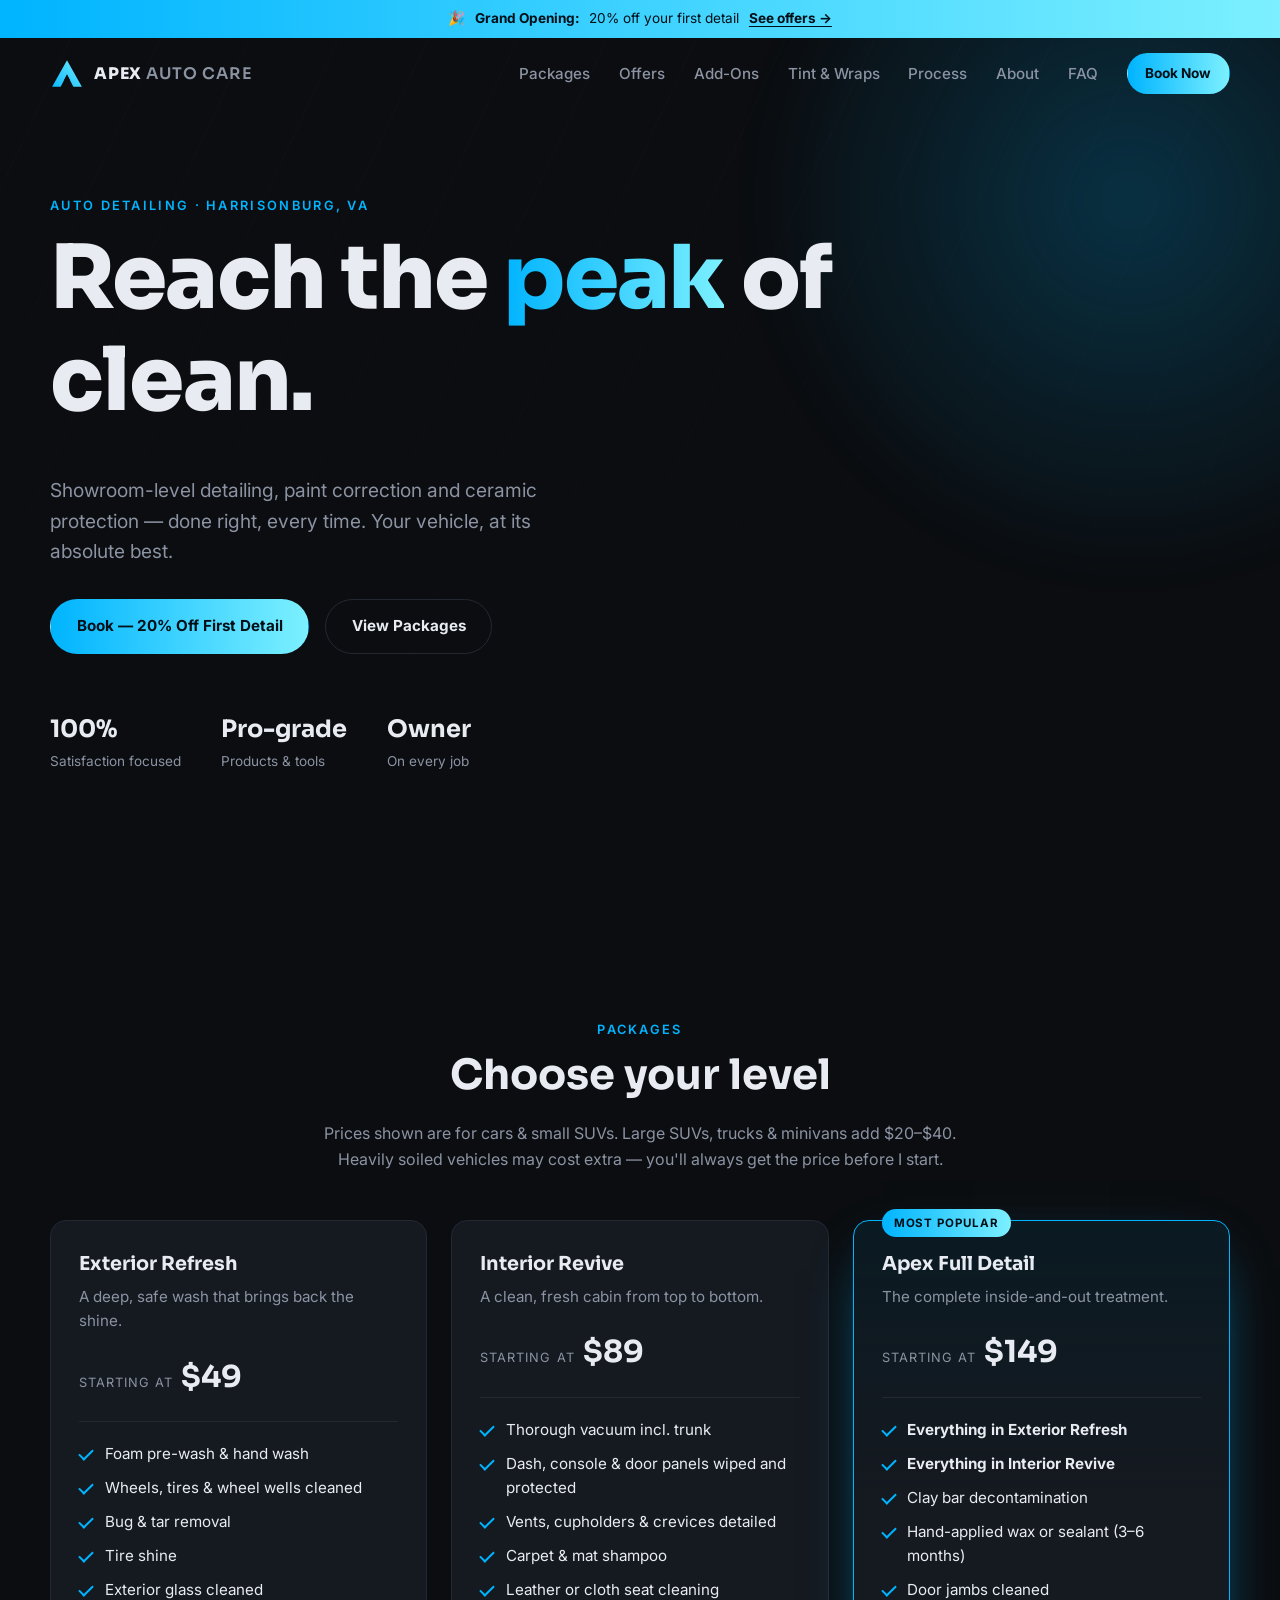
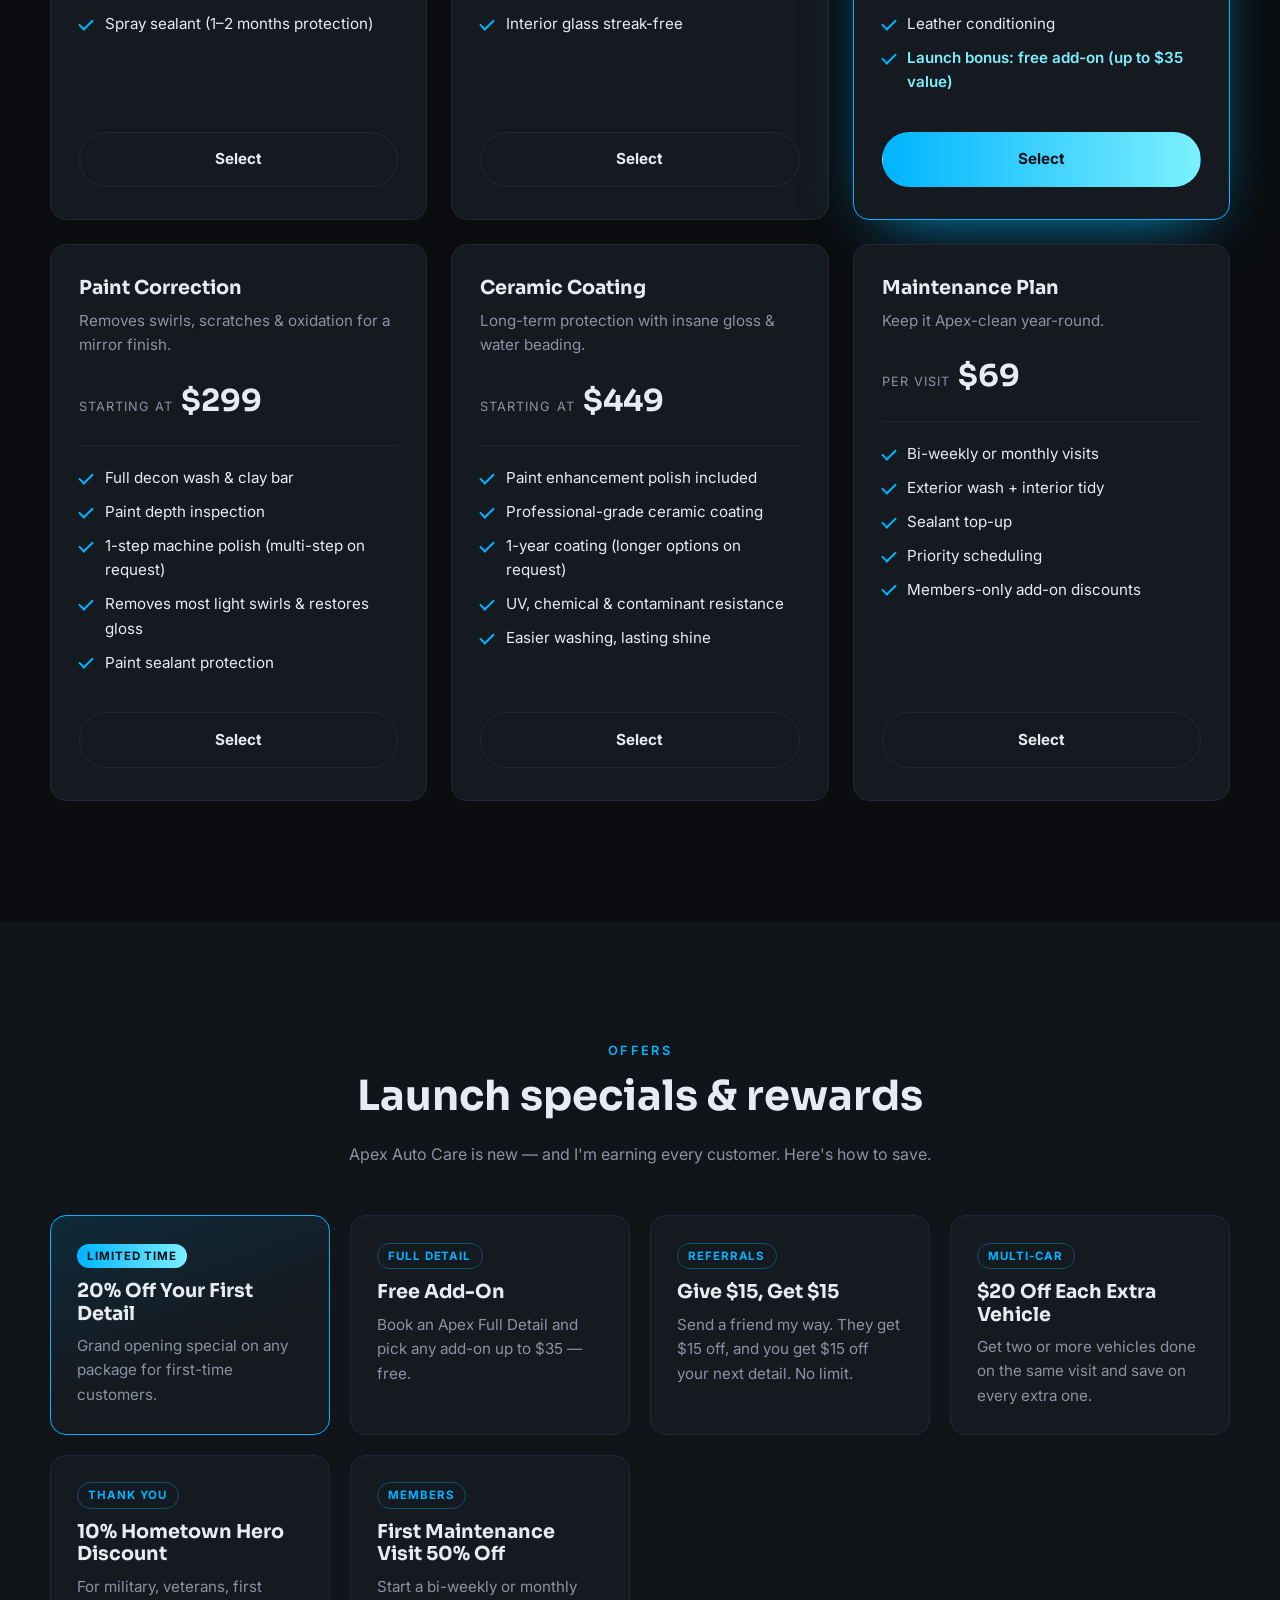
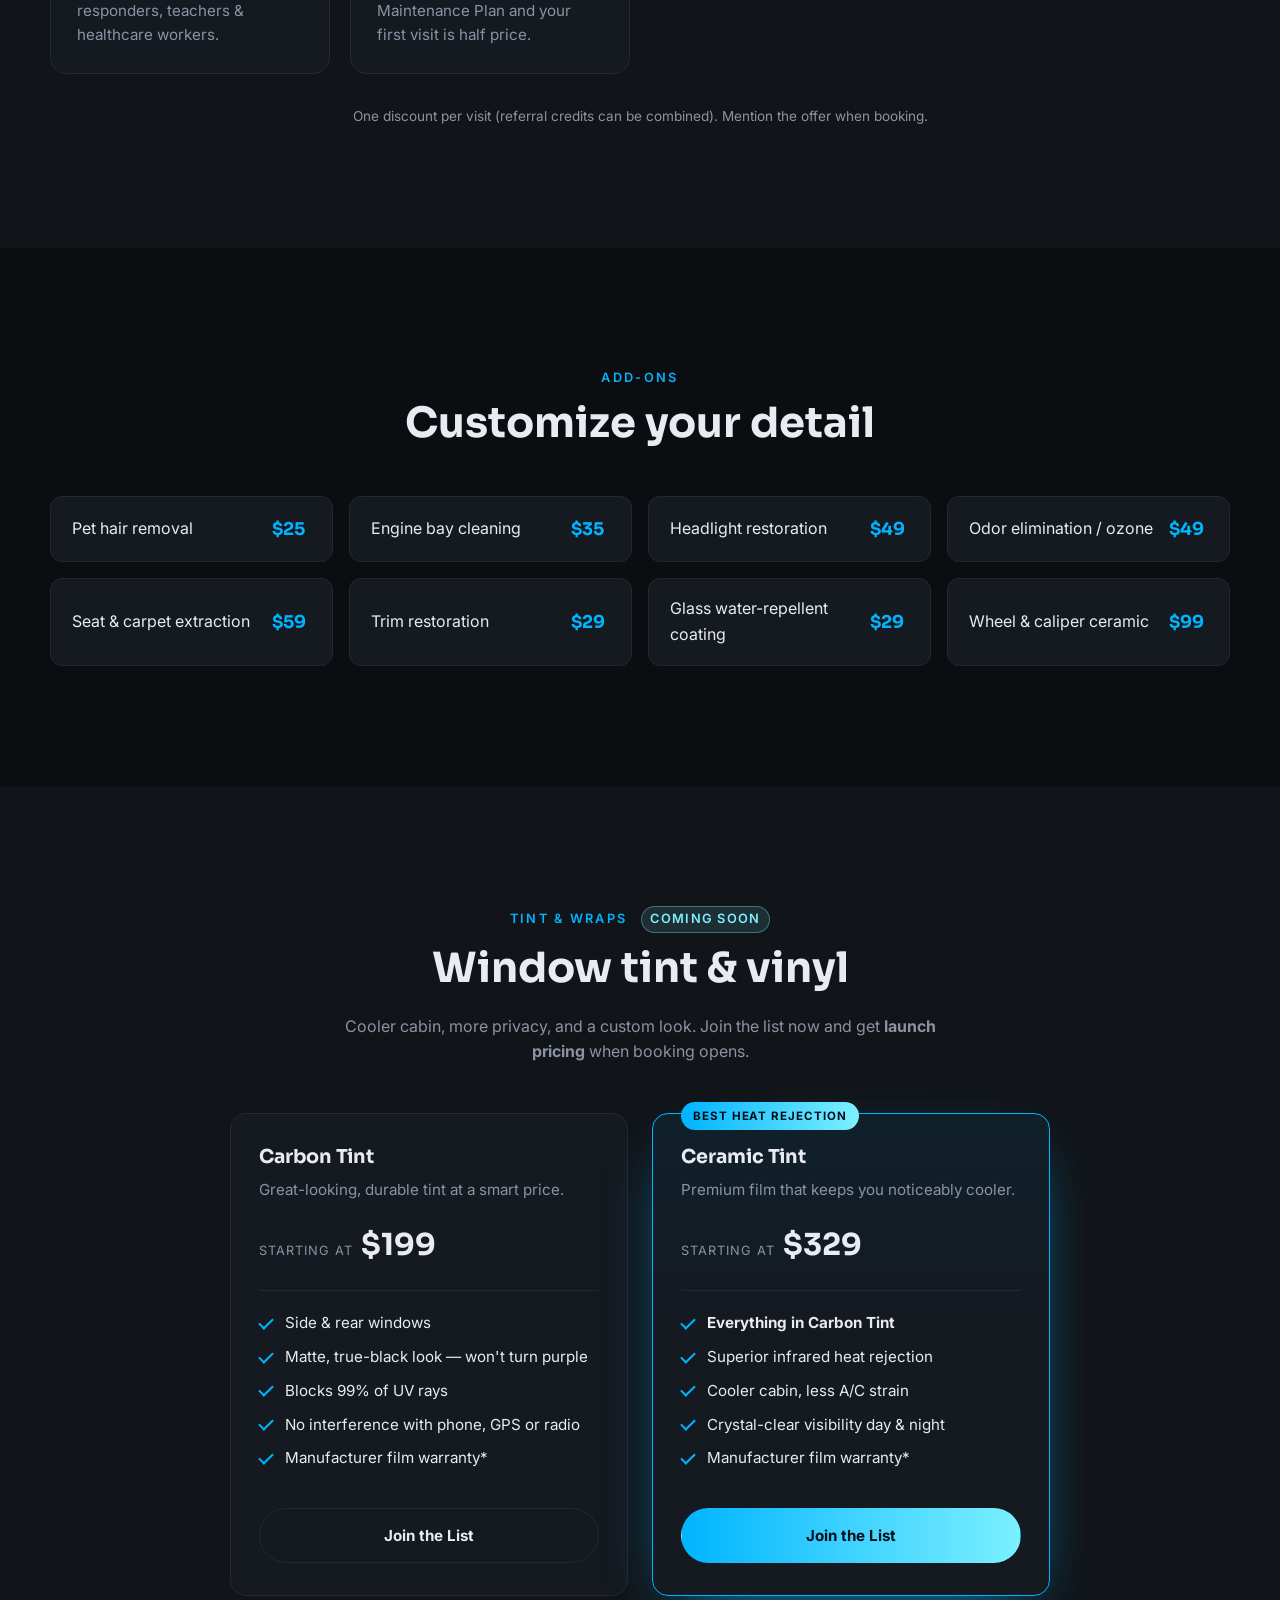
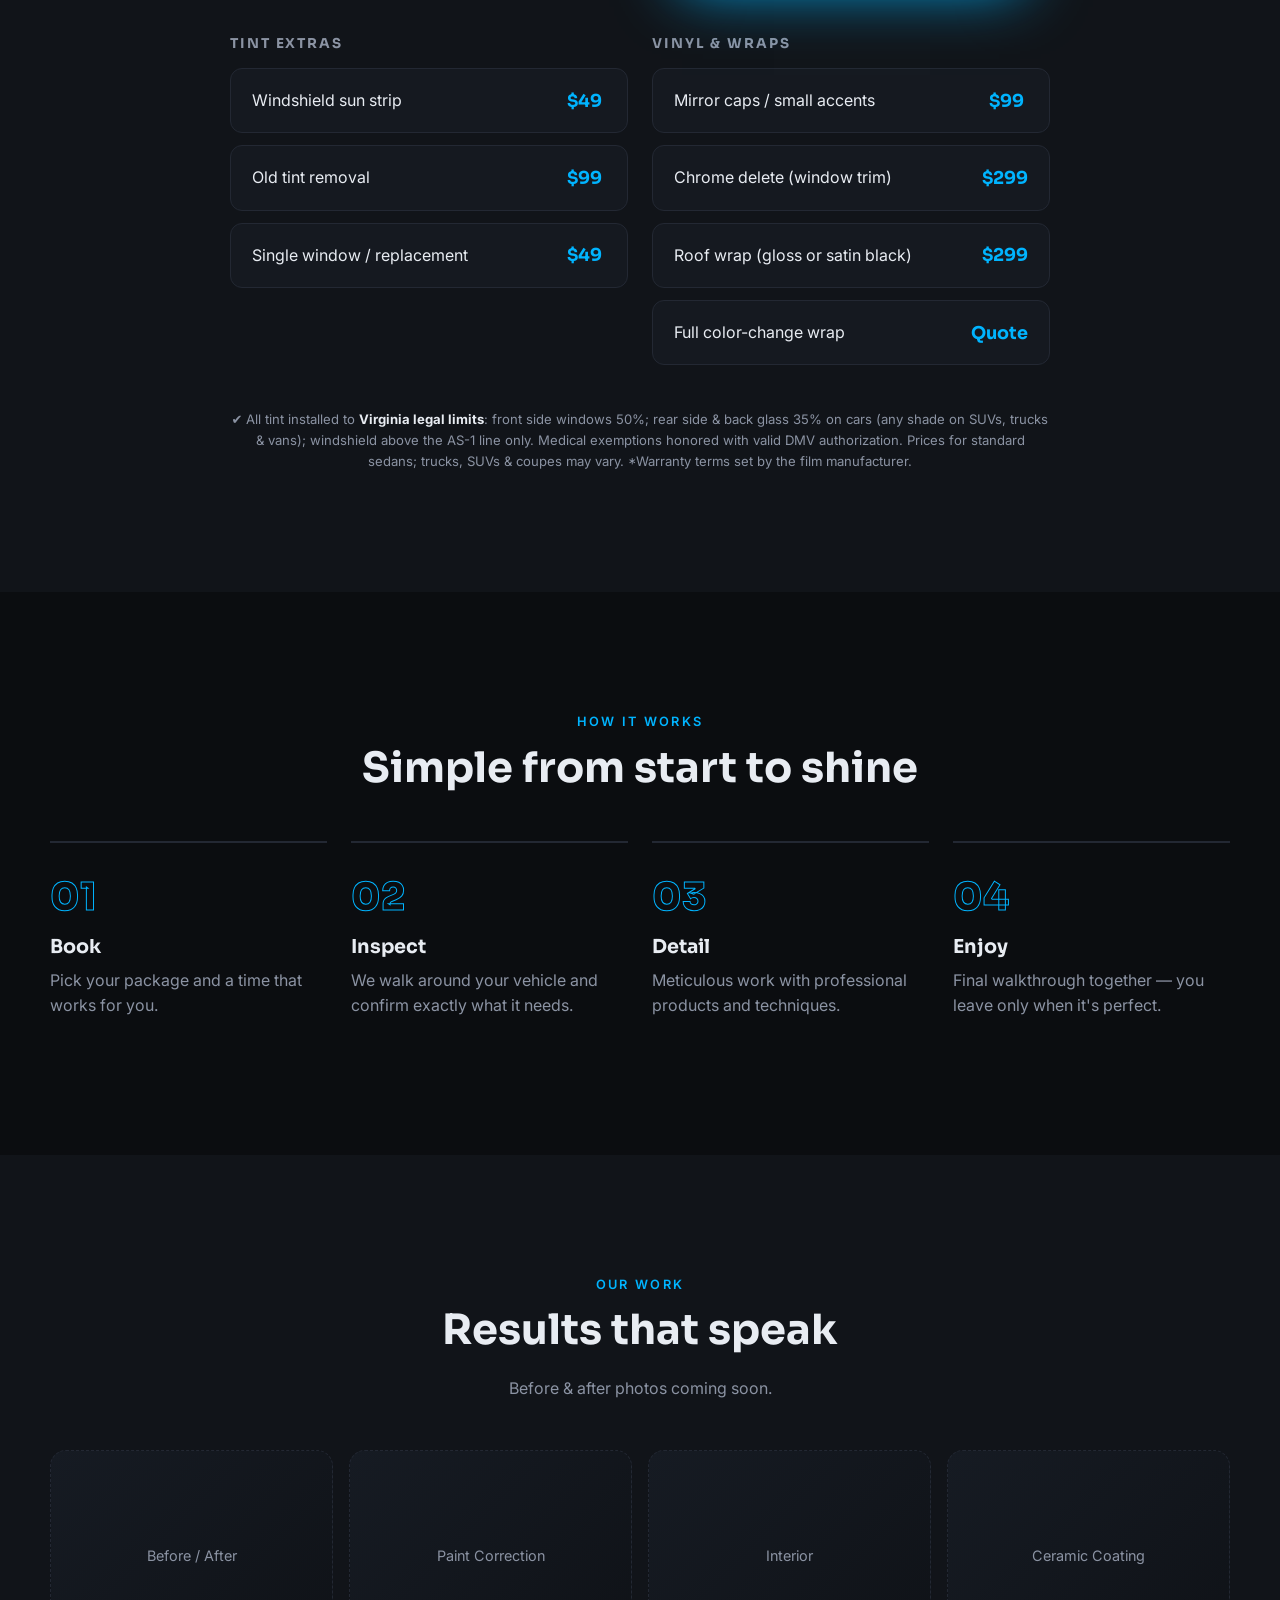
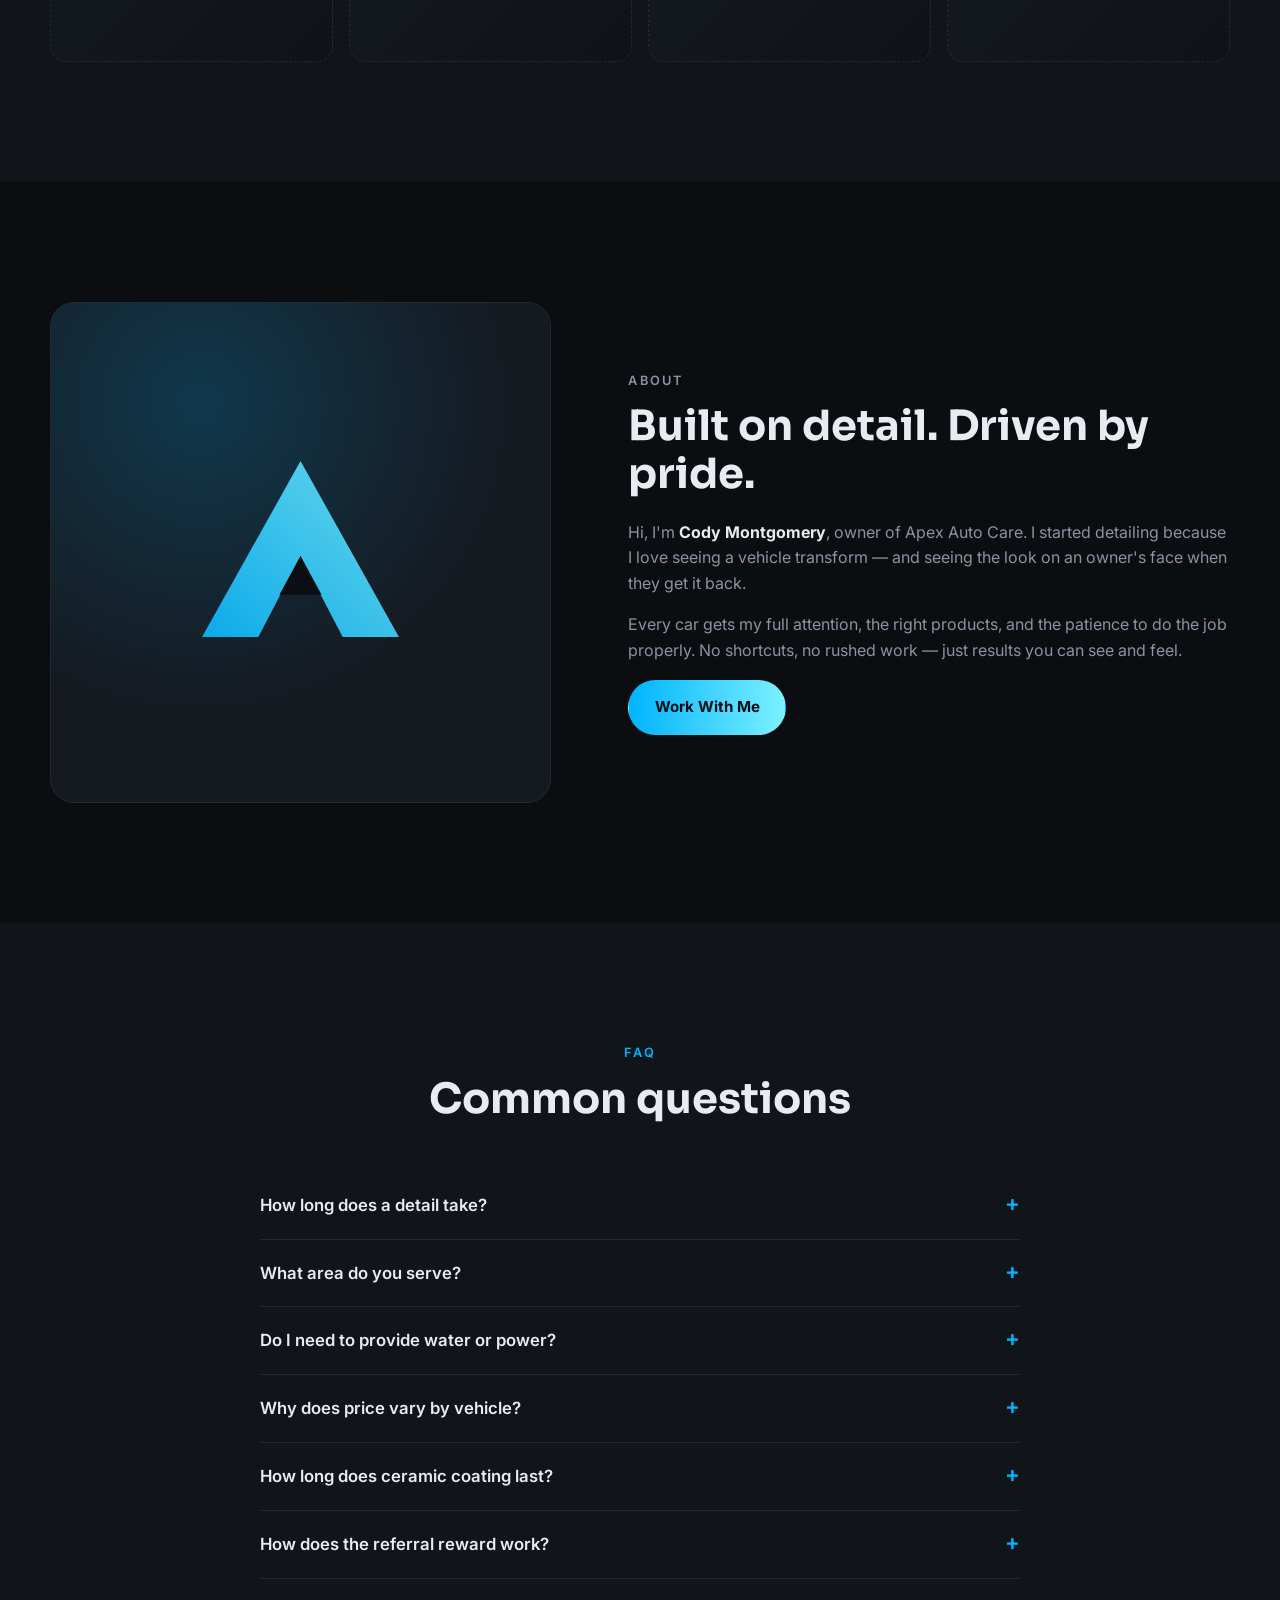
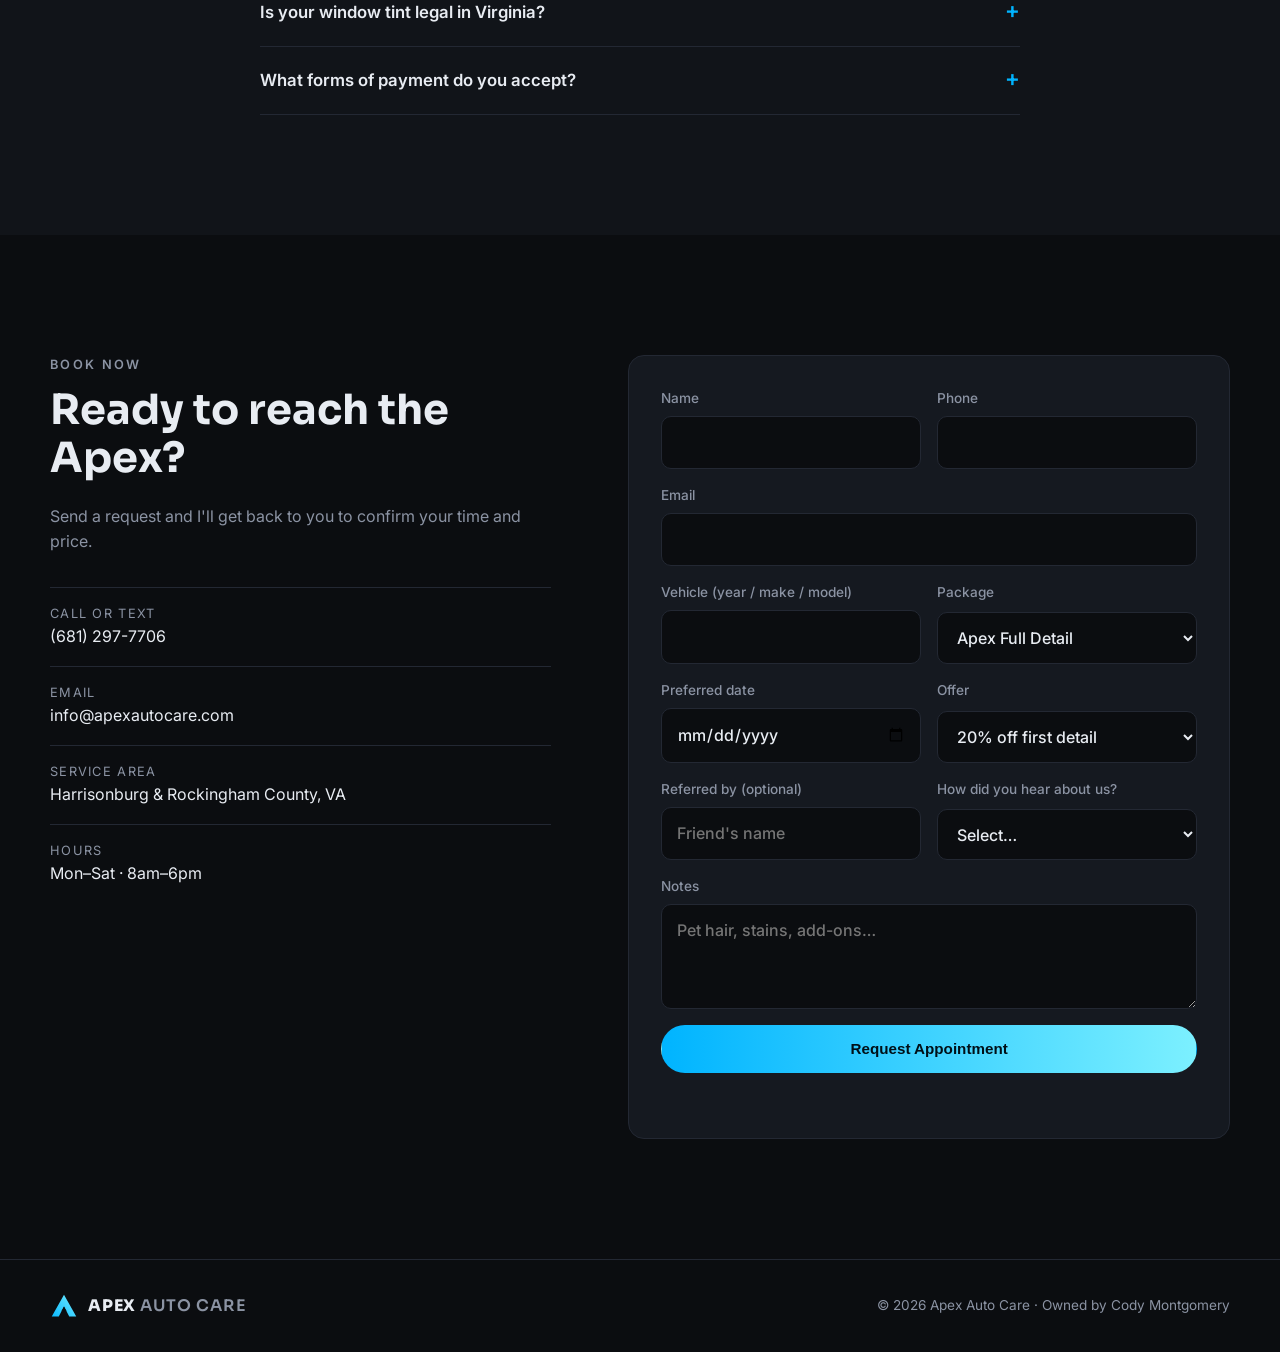
<file: index.html>
<!DOCTYPE html>
<html lang="en">
<head>
  <meta charset="UTF-8" />
  <meta name="viewport" content="width=device-width, initial-scale=1.0" />
  <title>Apex Auto Care | Auto Detailing in Harrisonburg, VA</title>
  <meta name="description" content="Apex Auto Care — auto detailing, paint correction and ceramic coating in Harrisonburg, VA and Rockingham County. Owned and operated by Cody Montgomery. Call or text (681) 297-7706." />
  <meta name="theme-color" content="#0b0d10" />
  <link rel="icon" href="assets/logo.svg" type="image/svg+xml" />
  <link rel="preconnect" href="https://fonts.googleapis.com" />
  <link rel="preconnect" href="https://fonts.gstatic.com" crossorigin />
  <link href="https://fonts.googleapis.com/css2?family=Inter:wght@400;500;600;700&family=Sora:wght@600;700;800&display=swap" rel="stylesheet" />
  <link rel="stylesheet" href="styles.css" />
  <script type="application/ld+json">
  {
    "@context": "https://schema.org",
    "@type": "AutoWash",
    "name": "Apex Auto Care",
    "description": "Auto detailing, paint correction and ceramic coating.",
    "telephone": "+1-681-297-7706",
    "founder": { "@type": "Person", "name": "Cody Montgomery" },
    "address": { "@type": "PostalAddress", "addressLocality": "Harrisonburg", "addressRegion": "VA", "addressCountry": "US" },
    "areaServed": ["Harrisonburg, VA", "Rockingham County, VA"],
    "priceRange": "$$"
  }
  </script>
</head>
<body>

  <!-- ===== NAV ===== -->
  <header class="nav" id="nav">
    <a href="#offers" class="promo">🎉 <strong>Grand Opening:</strong> 20% off your first detail <span class="promo__cta">See offers →</span></a>
    <div class="container nav__inner">
      <a href="#top" class="logo" aria-label="Apex Auto Care home">
        <img src="assets/logo.svg" alt="" width="34" height="34" />
        <span>APEX <em>AUTO CARE</em></span>
      </a>
      <nav class="nav__links" id="navLinks" aria-label="Main">
        <a href="#packages">Packages</a>
        <a href="#offers">Offers</a>
        <a href="#addons">Add-Ons</a>
        <a href="#tint">Tint &amp; Wraps</a>
        <a href="#process">Process</a>
        <a href="#about">About</a>
        <a href="#faq">FAQ</a>
        <a href="#book" class="btn btn--sm">Book Now</a>
      </nav>
      <button class="nav__toggle" id="navToggle" aria-label="Open menu" aria-expanded="false" aria-controls="navLinks">
        <span></span><span></span><span></span>
      </button>
    </div>
  </header>

  <main id="top">

    <!-- ===== HERO ===== -->
    <section class="hero">
      <div class="hero__glow" aria-hidden="true"></div>
      <div class="container hero__inner">
        <p class="eyebrow">Auto Detailing · Harrisonburg, VA</p>
        <h1>Reach the <span class="accent">peak</span> of clean.</h1>
        <p class="hero__sub">Showroom-level detailing, paint correction and ceramic protection — done right, every time. Your vehicle, at its absolute best.</p>
        <div class="hero__cta">
          <a href="#book" class="btn">Book — 20% Off First Detail</a>
          <a href="#packages" class="btn btn--ghost">View Packages</a>
        </div>
        <ul class="hero__stats">
          <li><strong>100%</strong><span>Satisfaction focused</span></li>
          <li><strong>Pro-grade</strong><span>Products &amp; tools</span></li>
          <li><strong>Owner</strong><span>On every job</span></li>
        </ul>
      </div>
    </section>

    <!-- ===== PACKAGES ===== -->
    <section class="section" id="packages">
      <div class="container">
        <div class="section__head">
          <p class="eyebrow">Packages</p>
          <h2>Choose your level</h2>
          <p>Prices shown are for cars &amp; small SUVs. Large SUVs, trucks &amp; minivans add $20–$40. Heavily soiled vehicles may cost extra — you'll always get the price before I start.</p>
        </div>

        <div class="cards">
          <!-- Exterior -->
          <article class="card">
            <h3>Exterior Refresh</h3>
            <p class="card__desc">A deep, safe wash that brings back the shine.</p>
            <p class="price"><span class="price__from">Starting at</span> <span class="price__amt">$49</span></p>
            <ul class="checks">
              <li>Foam pre-wash &amp; hand wash</li>
              <li>Wheels, tires &amp; wheel wells cleaned</li>
              <li>Bug &amp; tar removal</li>
              <li>Tire shine</li>
              <li>Exterior glass cleaned</li>
              <li>Spray sealant (1–2 months protection)</li>
            </ul>
            <a href="#book" class="btn btn--ghost btn--block" data-package="Exterior Refresh">Select</a>
          </article>

          <!-- Interior -->
          <article class="card">
            <h3>Interior Revive</h3>
            <p class="card__desc">A clean, fresh cabin from top to bottom.</p>
            <p class="price"><span class="price__from">Starting at</span> <span class="price__amt">$89</span></p>
            <ul class="checks">
              <li>Thorough vacuum incl. trunk</li>
              <li>Dash, console &amp; door panels wiped and protected</li>
              <li>Vents, cupholders &amp; crevices detailed</li>
              <li>Carpet &amp; mat shampoo</li>
              <li>Leather or cloth seat cleaning</li>
              <li>Interior glass streak-free</li>
            </ul>
            <a href="#book" class="btn btn--ghost btn--block" data-package="Interior Revive">Select</a>
          </article>

          <!-- Full Detail (featured) -->
          <article class="card card--featured">
            <span class="badge">Most Popular</span>
            <h3>Apex Full Detail</h3>
            <p class="card__desc">The complete inside-and-out treatment.</p>
            <p class="price"><span class="price__from">Starting at</span> <span class="price__amt">$149</span></p>
            <ul class="checks">
              <li><strong>Everything in Exterior Refresh</strong></li>
              <li><strong>Everything in Interior Revive</strong></li>
              <li>Clay bar decontamination</li>
              <li>Hand-applied wax or sealant (3–6 months)</li>
              <li>Door jambs cleaned</li>
              <li>Leather conditioning</li>
              <li class="bonus">Launch bonus: free add-on (up to $35 value)</li>
            </ul>
            <a href="#book" class="btn btn--block" data-package="Apex Full Detail">Select</a>
          </article>

          <!-- Paint Correction -->
          <article class="card">
            <h3>Paint Correction</h3>
            <p class="card__desc">Removes swirls, scratches &amp; oxidation for a mirror finish.</p>
            <p class="price"><span class="price__from">Starting at</span> <span class="price__amt">$299</span></p>
            <ul class="checks">
              <li>Full decon wash &amp; clay bar</li>
              <li>Paint depth inspection</li>
              <li>1-step machine polish (multi-step on request)</li>
              <li>Removes most light swirls &amp; restores gloss</li>
              <li>Paint sealant protection</li>
            </ul>
            <a href="#book" class="btn btn--ghost btn--block" data-package="Paint Correction">Select</a>
          </article>

          <!-- Ceramic -->
          <article class="card">
            <h3>Ceramic Coating</h3>
            <p class="card__desc">Long-term protection with insane gloss &amp; water beading.</p>
            <p class="price"><span class="price__from">Starting at</span> <span class="price__amt">$449</span></p>
            <ul class="checks">
              <li>Paint enhancement polish included</li>
              <li>Professional-grade ceramic coating</li>
              <li>1-year coating (longer options on request)</li>
              <li>UV, chemical &amp; contaminant resistance</li>
              <li>Easier washing, lasting shine</li>
            </ul>
            <a href="#book" class="btn btn--ghost btn--block" data-package="Ceramic Coating">Select</a>
          </article>

          <!-- Maintenance -->
          <article class="card">
            <h3>Maintenance Plan</h3>
            <p class="card__desc">Keep it Apex-clean year-round.</p>
            <p class="price"><span class="price__from">Per visit</span> <span class="price__amt">$69</span></p>
            <ul class="checks">
              <li>Bi-weekly or monthly visits</li>
              <li>Exterior wash + interior tidy</li>
              <li>Sealant top-up</li>
              <li>Priority scheduling</li>
              <li>Members-only add-on discounts</li>
            </ul>
            <a href="#book" class="btn btn--ghost btn--block" data-package="Maintenance Plan">Select</a>
          </article>
        </div>
      </div>
    </section>

    <!-- ===== OFFERS ===== -->
    <section class="section section--alt" id="offers">
      <div class="container">
        <div class="section__head">
          <p class="eyebrow">Offers</p>
          <h2>Launch specials &amp; rewards</h2>
          <p>Apex Auto Care is new — and I'm earning every customer. Here's how to save.</p>
        </div>
        <div class="offers">
          <article class="offer offer--hot">
            <span class="offer__tag">Limited time</span>
            <h3>20% Off Your First Detail</h3>
            <p>Grand opening special on any package for first-time customers.</p>
          </article>
          <article class="offer">
            <span class="offer__tag">Full Detail</span>
            <h3>Free Add-On</h3>
            <p>Book an Apex Full Detail and pick any add-on up to $35 — free.</p>
          </article>
          <article class="offer">
            <span class="offer__tag">Referrals</span>
            <h3>Give $15, Get $15</h3>
            <p>Send a friend my way. They get $15 off, and you get $15 off your next detail. No limit.</p>
          </article>
          <article class="offer">
            <span class="offer__tag">Multi-car</span>
            <h3>$20 Off Each Extra Vehicle</h3>
            <p>Get two or more vehicles done on the same visit and save on every extra one.</p>
          </article>
          <article class="offer">
            <span class="offer__tag">Thank you</span>
            <h3>10% Hometown Hero Discount</h3>
            <p>For military, veterans, first responders, teachers &amp; healthcare workers.</p>
          </article>
          <article class="offer">
            <span class="offer__tag">Members</span>
            <h3>First Maintenance Visit 50% Off</h3>
            <p>Start a bi-weekly or monthly Maintenance Plan and your first visit is half price.</p>
          </article>
        </div>
        <p class="offers__fine">One discount per visit (referral credits can be combined). Mention the offer when booking.</p>
      </div>
    </section>

    <!-- ===== ADD-ONS ===== -->
    <section class="section" id="addons">
      <div class="container">
        <div class="section__head">
          <p class="eyebrow">Add-Ons</p>
          <h2>Customize your detail</h2>
        </div>
        <div class="addons">
          <div class="addon"><span>Pet hair removal</span><span class="price__amt">$25</span></div>
          <div class="addon"><span>Engine bay cleaning</span><span class="price__amt">$35</span></div>
          <div class="addon"><span>Headlight restoration</span><span class="price__amt">$49</span></div>
          <div class="addon"><span>Odor elimination / ozone</span><span class="price__amt">$49</span></div>
          <div class="addon"><span>Seat &amp; carpet extraction</span><span class="price__amt">$59</span></div>
          <div class="addon"><span>Trim restoration</span><span class="price__amt">$29</span></div>
          <div class="addon"><span>Glass water-repellent coating</span><span class="price__amt">$29</span></div>
          <div class="addon"><span>Wheel &amp; caliper ceramic</span><span class="price__amt">$99</span></div>
        </div>
      </div>
    </section>

    <!-- ===== TINT & WRAPS ===== -->
    <!-- Remove the .soon badge and the "coming soon" line below once Cody is trained and booking tint/wrap jobs -->
    <section class="section section--alt" id="tint">
      <div class="container">
        <div class="section__head">
          <p class="eyebrow">Tint &amp; Wraps <span class="soon">Coming Soon</span></p>
          <h2>Window tint &amp; vinyl</h2>
          <p>Cooler cabin, more privacy, and a custom look. Join the list now and get <strong>launch pricing</strong> when booking opens.</p>
        </div>

        <div class="cards cards--two">
          <article class="card">
            <h3>Carbon Tint</h3>
            <p class="card__desc">Great-looking, durable tint at a smart price.</p>
            <p class="price"><span class="price__from">Starting at</span> <span class="price__amt">$199</span></p>
            <ul class="checks">
              <li>Side &amp; rear windows</li>
              <li>Matte, true-black look — won't turn purple</li>
              <li>Blocks 99% of UV rays</li>
              <li>No interference with phone, GPS or radio</li>
              <li>Manufacturer film warranty*</li>
            </ul>
            <a href="#book" class="btn btn--ghost btn--block" data-package="Window Tint">Join the List</a>
          </article>
          <article class="card card--featured">
            <span class="badge">Best Heat Rejection</span>
            <h3>Ceramic Tint</h3>
            <p class="card__desc">Premium film that keeps you noticeably cooler.</p>
            <p class="price"><span class="price__from">Starting at</span> <span class="price__amt">$329</span></p>
            <ul class="checks">
              <li><strong>Everything in Carbon Tint</strong></li>
              <li>Superior infrared heat rejection</li>
              <li>Cooler cabin, less A/C strain</li>
              <li>Crystal-clear visibility day &amp; night</li>
              <li>Manufacturer film warranty*</li>
            </ul>
            <a href="#book" class="btn btn--block" data-package="Window Tint">Join the List</a>
          </article>
        </div>

        <div class="tint-grid">
          <div>
            <h3 class="mini-head">Tint extras</h3>
            <div class="addon"><span>Windshield sun strip</span><span class="price__amt">$49</span></div>
            <div class="addon"><span>Old tint removal</span><span class="price__amt">$99</span></div>
            <div class="addon"><span>Single window / replacement</span><span class="price__amt">$49</span></div>
          </div>
          <div>
            <h3 class="mini-head">Vinyl &amp; wraps</h3>
            <div class="addon"><span>Mirror caps / small accents</span><span class="price__amt">$99</span></div>
            <div class="addon"><span>Chrome delete (window trim)</span><span class="price__amt">$299</span></div>
            <div class="addon"><span>Roof wrap (gloss or satin black)</span><span class="price__amt">$299</span></div>
            <div class="addon"><span>Full color-change wrap</span><span class="price__amt">Quote</span></div>
          </div>
        </div>

        <p class="legal">✔ All tint installed to <strong>Virginia legal limits</strong>: front side windows 50%; rear side &amp; back glass 35% on cars (any shade on SUVs, trucks &amp; vans); windshield above the AS-1 line only. Medical exemptions honored with valid DMV authorization. Prices for standard sedans; trucks, SUVs &amp; coupes may vary. *Warranty terms set by the film manufacturer.</p>
      </div>
    </section>

    <!-- ===== PROCESS ===== -->
    <section class="section" id="process">
      <div class="container">
        <div class="section__head">
          <p class="eyebrow">How It Works</p>
          <h2>Simple from start to shine</h2>
        </div>
        <ol class="steps">
          <li><span class="steps__num">01</span><h3>Book</h3><p>Pick your package and a time that works for you.</p></li>
          <li><span class="steps__num">02</span><h3>Inspect</h3><p>We walk around your vehicle and confirm exactly what it needs.</p></li>
          <li><span class="steps__num">03</span><h3>Detail</h3><p>Meticulous work with professional products and techniques.</p></li>
          <li><span class="steps__num">04</span><h3>Enjoy</h3><p>Final walkthrough together — you leave only when it's perfect.</p></li>
        </ol>
      </div>
    </section>

    <!-- ===== GALLERY ===== -->
    <section class="section section--alt" id="gallery">
      <div class="container">
        <div class="section__head">
          <p class="eyebrow">Our Work</p>
          <h2>Results that speak</h2>
          <p>Before &amp; after photos coming soon.</p>
        </div>
        <!-- Replace each .gallery__item with <img src="assets/photo.jpg" alt="..."> -->
        <div class="gallery">
          <div class="gallery__item"><span>Before / After</span></div>
          <div class="gallery__item"><span>Paint Correction</span></div>
          <div class="gallery__item"><span>Interior</span></div>
          <div class="gallery__item"><span>Ceramic Coating</span></div>
        </div>
      </div>
    </section>

    <!-- ===== ABOUT ===== -->
    <section class="section" id="about">
      <div class="container about">
        <div class="about__img" aria-hidden="true">
          <img src="assets/logo.svg" alt="" />
        </div>
        <div>
          <p class="eyebrow">About</p>
          <h2>Built on detail. Driven by pride.</h2>
          <p>Hi, I'm <strong>Cody Montgomery</strong>, owner of Apex Auto Care. I started detailing because I love seeing a vehicle transform — and seeing the look on an owner's face when they get it back.</p>
          <p>Every car gets my full attention, the right products, and the patience to do the job properly. No shortcuts, no rushed work — just results you can see and feel.</p>
          <a href="#book" class="btn">Work With Me</a>
        </div>
      </div>
    </section>

    <!-- ===== FAQ ===== -->
    <section class="section section--alt" id="faq">
      <div class="container container--narrow">
        <div class="section__head">
          <p class="eyebrow">FAQ</p>
          <h2>Common questions</h2>
        </div>
        <details>
          <summary>How long does a detail take?</summary>
          <p>Most exterior or interior packages take 1–3 hours. A full detail typically takes 3–5 hours, and paint correction or ceramic coating can take a full day or more.</p>
        </details>
        <details>
          <summary>What area do you serve?</summary>
          <p>Harrisonburg and the surrounding Rockingham County area. Not sure if you're covered? Call or text (681) 297-7706.</p>
        </details>
        <details>
          <summary>Do I need to provide water or power?</summary>
          <p>Let us know your setup when booking and we'll confirm what's needed for your location.</p>
        </details>
        <details>
          <summary>Why does price vary by vehicle?</summary>
          <p>Larger vehicles and those with heavy dirt, pet hair, or stains take more time and product. We'll always confirm the price before starting.</p>
        </details>
        <details>
          <summary>How long does ceramic coating last?</summary>
          <p>Depending on the coating chosen and how it's maintained, 1 to 5+ years.</p>
        </details>
        <details>
          <summary>How does the referral reward work?</summary>
          <p>When someone books and puts your name in the "Referred by" box, they get $15 off and you get a $15 credit toward your next detail. Credits stack — refer three friends, save $45.</p>
        </details>
        <details>
          <summary>Is your window tint legal in Virginia?</summary>
          <p>Yes. Every install follows Virginia law: at least 50% light on front side windows, 35% on rear windows of cars (SUVs, trucks and vans can go darker in the back), and windshield tint only above the AS-1 line. I'll help you pick a shade that looks great and keeps you legal.</p>
        </details>
        <details>
          <summary>What forms of payment do you accept?</summary>
          <p>Cash, card and common payment apps. Payment is due when the job is complete.</p>
        </details>
      </div>
    </section>

    <!-- ===== BOOK / CONTACT ===== -->
    <section class="section" id="book">
      <div class="container book">
        <div>
          <p class="eyebrow">Book Now</p>
          <h2>Ready to reach the Apex?</h2>
          <p>Send a request and I'll get back to you to confirm your time and price.</p>
          <ul class="contact">
            <!-- TODO: replace placeholders with real info -->
            <li><span>Call or Text</span><a href="tel:+16812977706">(681) 297-7706</a></li>
            <li><span>Email</span><a href="mailto:info@apexautocare.com">info@apexautocare.com</a></li>
            <li><span>Service Area</span>Harrisonburg &amp; Rockingham County, VA</li>
            <li><span>Hours</span>Mon–Sat · 8am–6pm</li>
          </ul>
        </div>

        <!-- TODO: connect to a form service (e.g. Formspree) by setting action="..." -->
        <form class="form" id="bookForm" novalidate>
          <div class="form__row">
            <label>Name<input type="text" name="name" required autocomplete="name" /></label>
            <label>Phone<input type="tel" name="phone" required autocomplete="tel" /></label>
          </div>
          <label>Email<input type="email" name="email" autocomplete="email" /></label>
          <div class="form__row">
            <label>Vehicle (year / make / model)<input type="text" name="vehicle" required /></label>
            <label>Package
              <select name="package" id="packageSelect">
                <option>Exterior Refresh</option>
                <option>Interior Revive</option>
                <option selected>Apex Full Detail</option>
                <option>Paint Correction</option>
                <option>Ceramic Coating</option>
                <option>Maintenance Plan</option>
                <option>Window Tint</option>
                <option>Vinyl / Wrap</option>
                <option>Not sure yet</option>
              </select>
            </label>
          </div>
          <div class="form__row">
            <label>Preferred date<input type="date" name="date" /></label>
            <label>Offer
              <select name="offer">
                <option>20% off first detail</option>
                <option>Free add-on (Full Detail)</option>
                <option>Multi-car discount</option>
                <option>Hometown Hero 10%</option>
                <option>Maintenance first visit 50%</option>
                <option>None</option>
              </select>
            </label>
          </div>
          <div class="form__row">
            <label>Referred by (optional)<input type="text" name="referred_by" placeholder="Friend's name" /></label>
            <label>How did you hear about us?
              <select name="source">
                <option value="">Select…</option>
                <option>Friend / family</option>
                <option>Facebook</option>
                <option>Instagram</option>
                <option>TikTok</option>
                <option>Google</option>
                <option>Nextdoor</option>
                <option>Flyer / business card</option>
                <option>Saw you working</option>
                <option>Other</option>
              </select>
            </label>
          </div>
          <label>Notes<textarea name="notes" rows="3" placeholder="Pet hair, stains, add-ons…"></textarea></label>
          <button type="submit" class="btn btn--block">Request Appointment</button>
          <p class="form__msg" id="formMsg" role="status"></p>
        </form>
      </div>
    </section>
  </main>

  <!-- ===== FOOTER ===== -->
  <footer class="footer">
    <div class="container footer__inner">
      <a href="#top" class="logo">
        <img src="assets/logo.svg" alt="" width="28" height="28" />
        <span>APEX <em>AUTO CARE</em></span>
      </a>
      <p>&copy; <span id="year"></span> Apex Auto Care · Owned by Cody Montgomery</p>
    </div>
  </footer>

  <script src="script.js"></script>
</body>
</html>
</file>
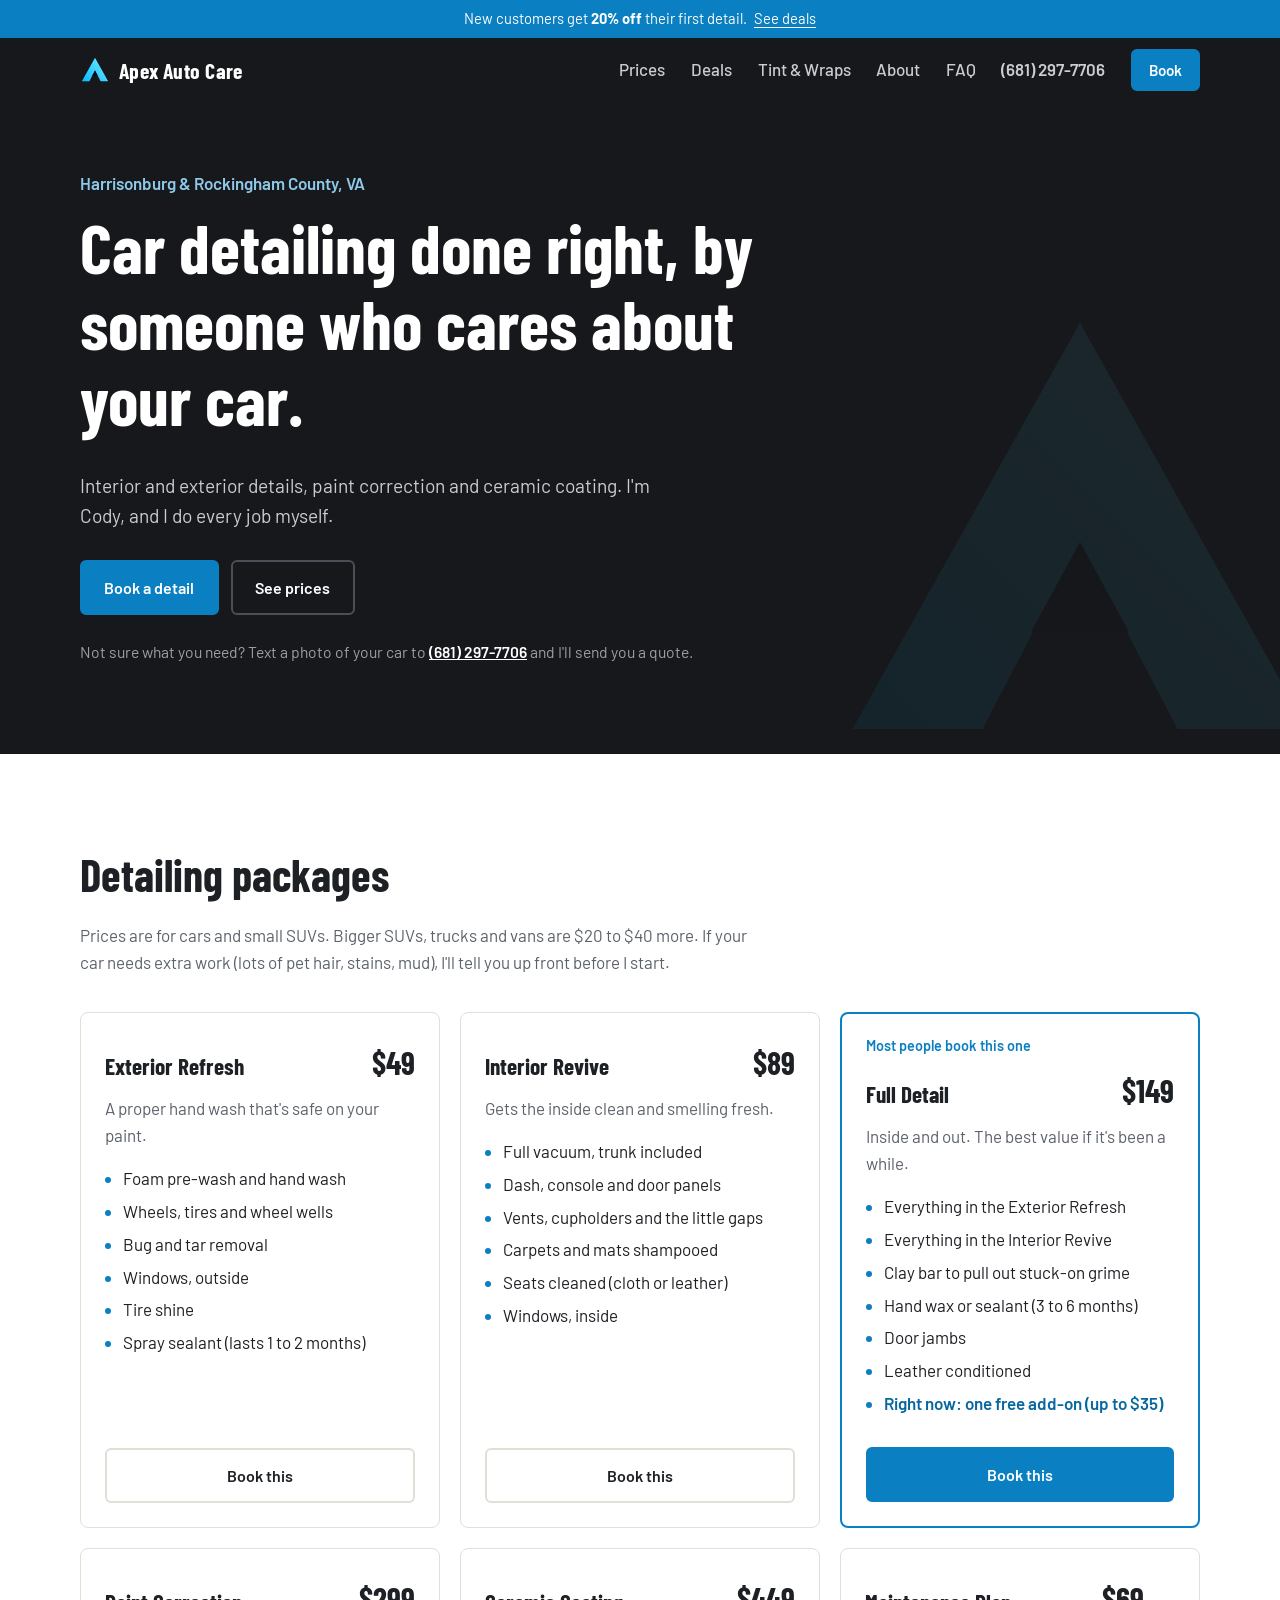
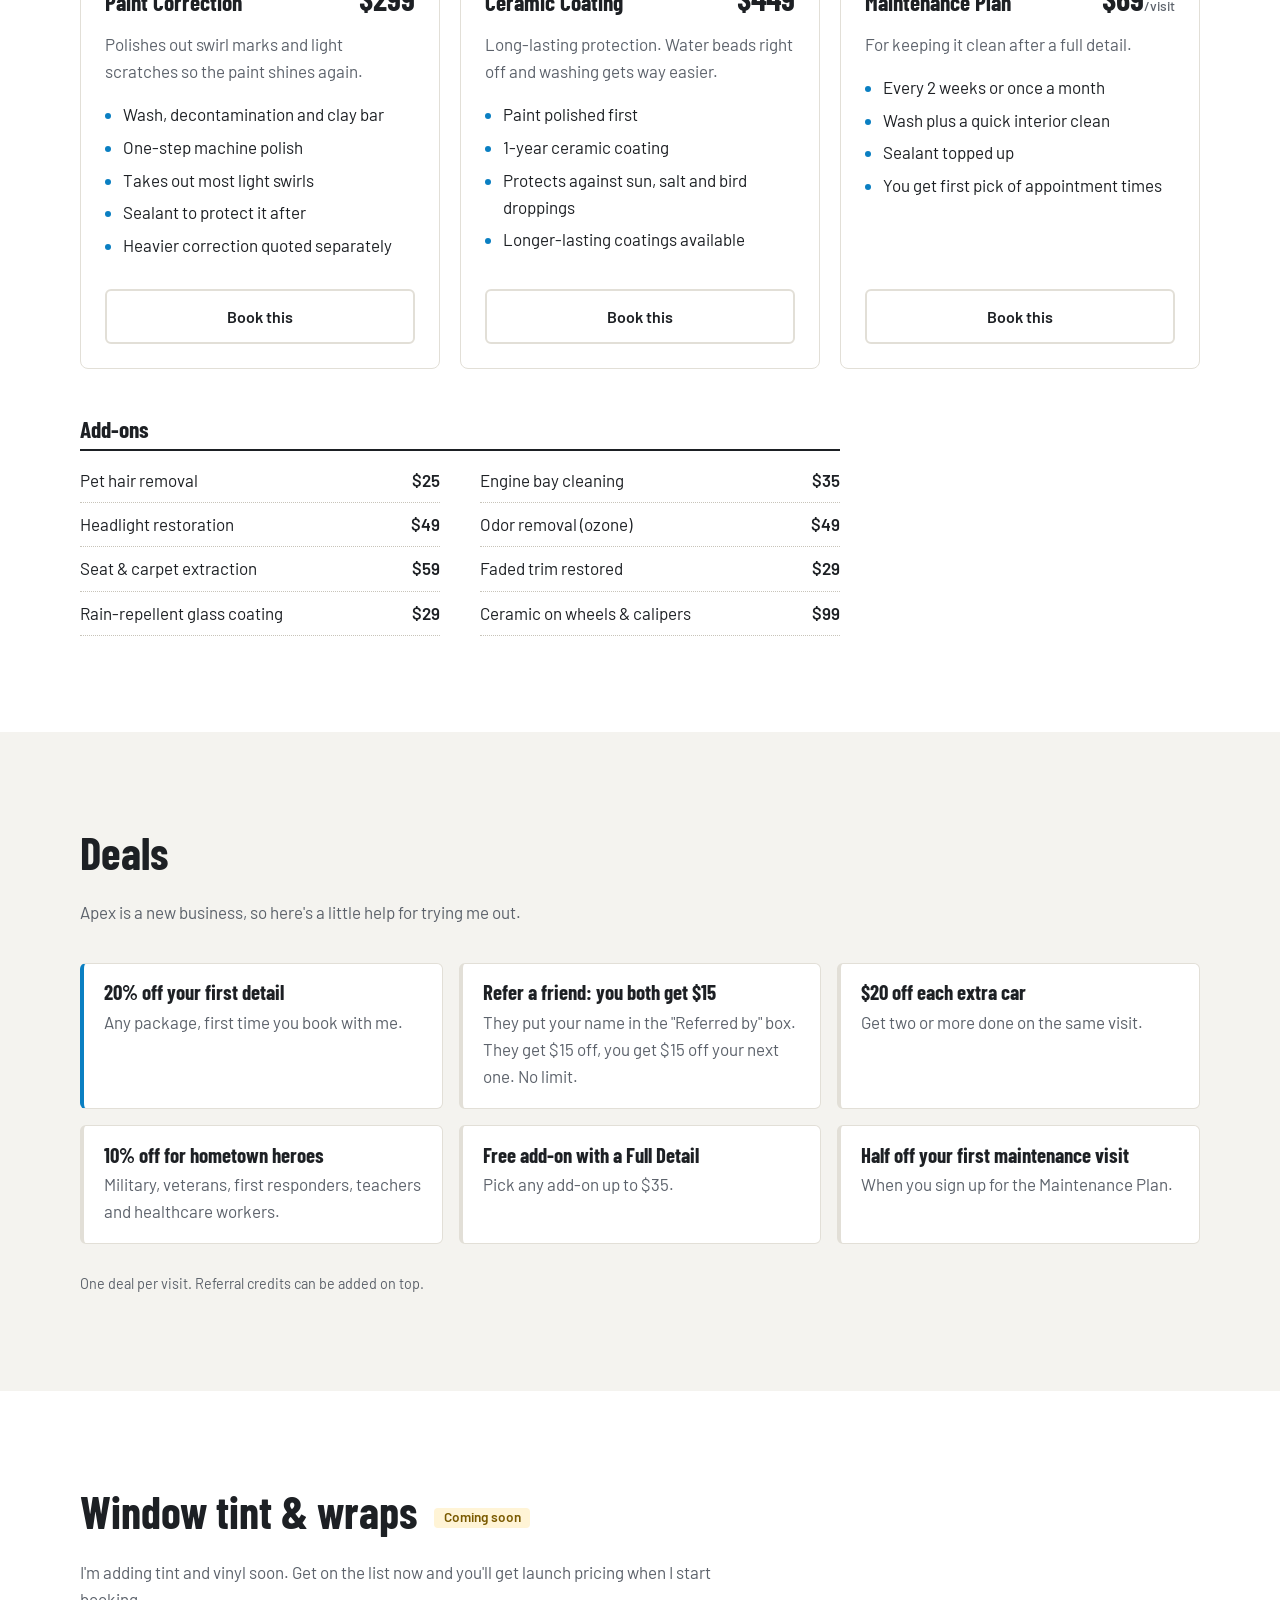
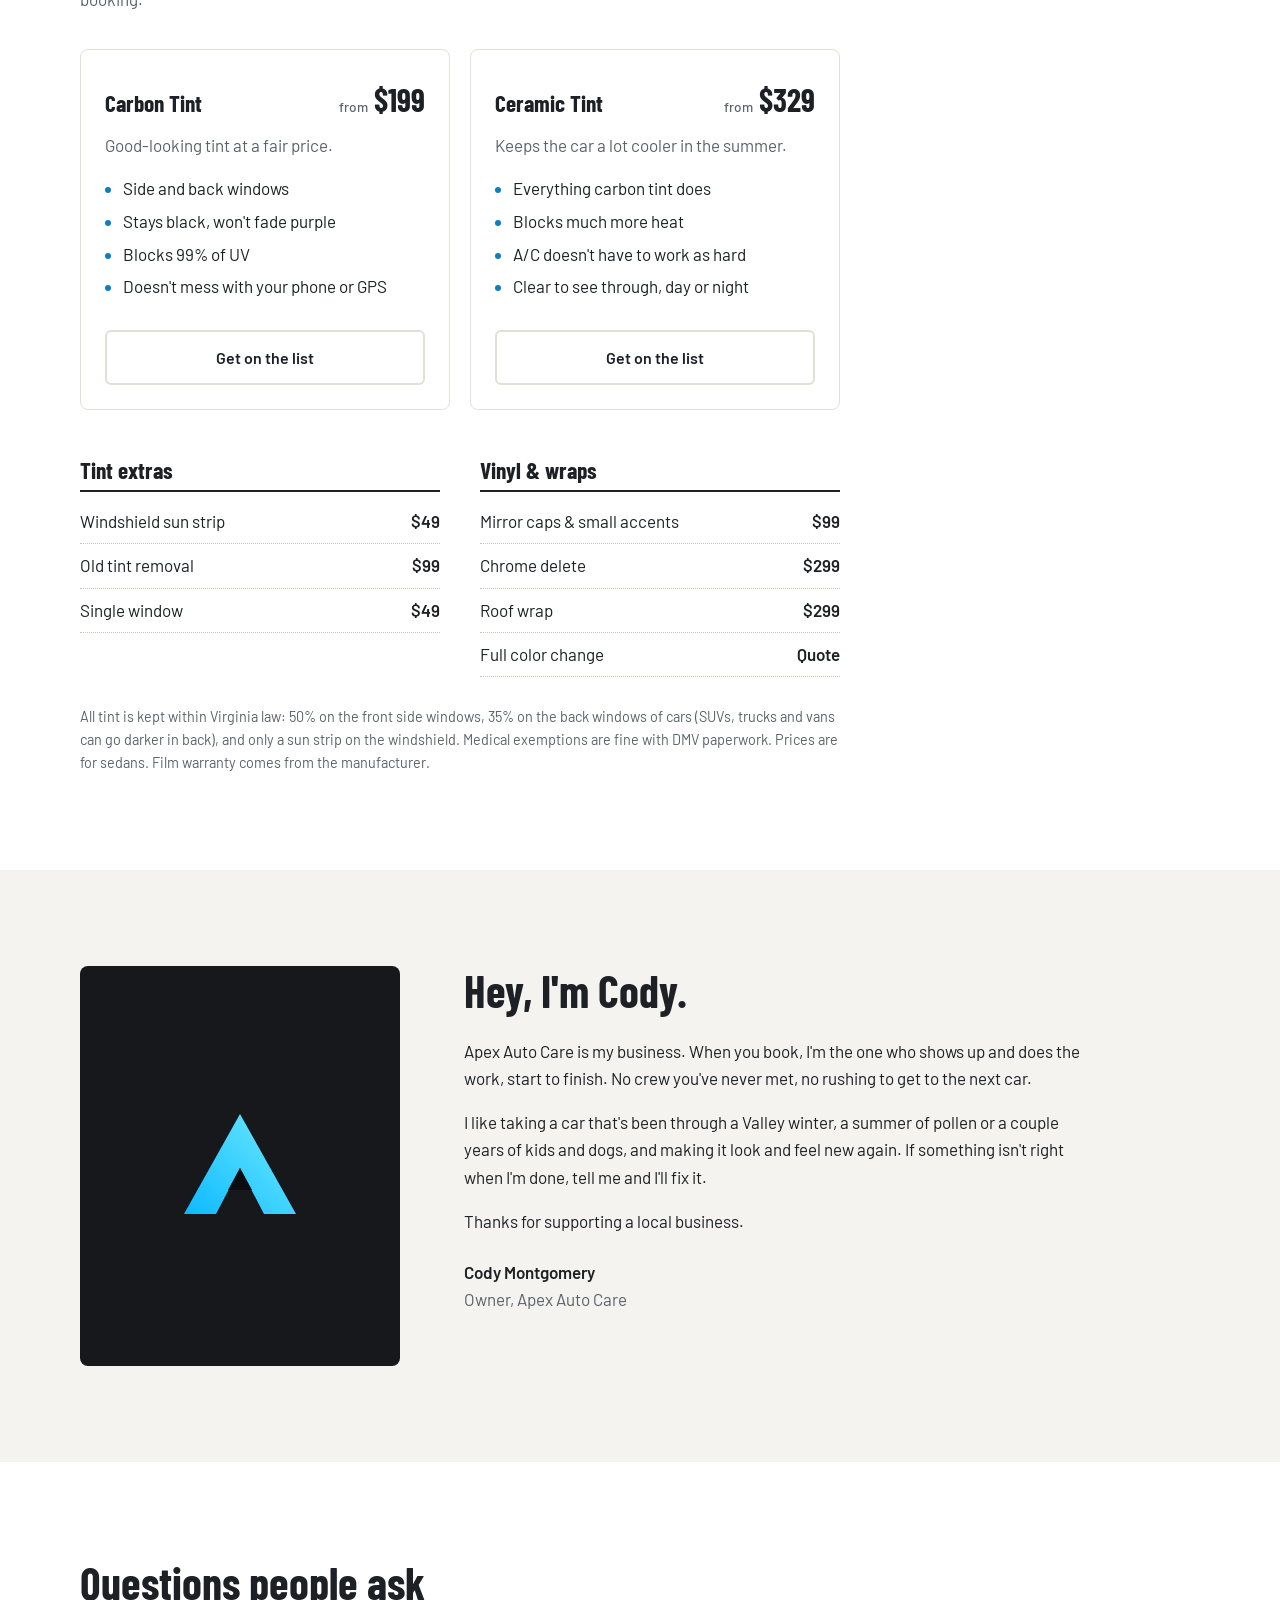
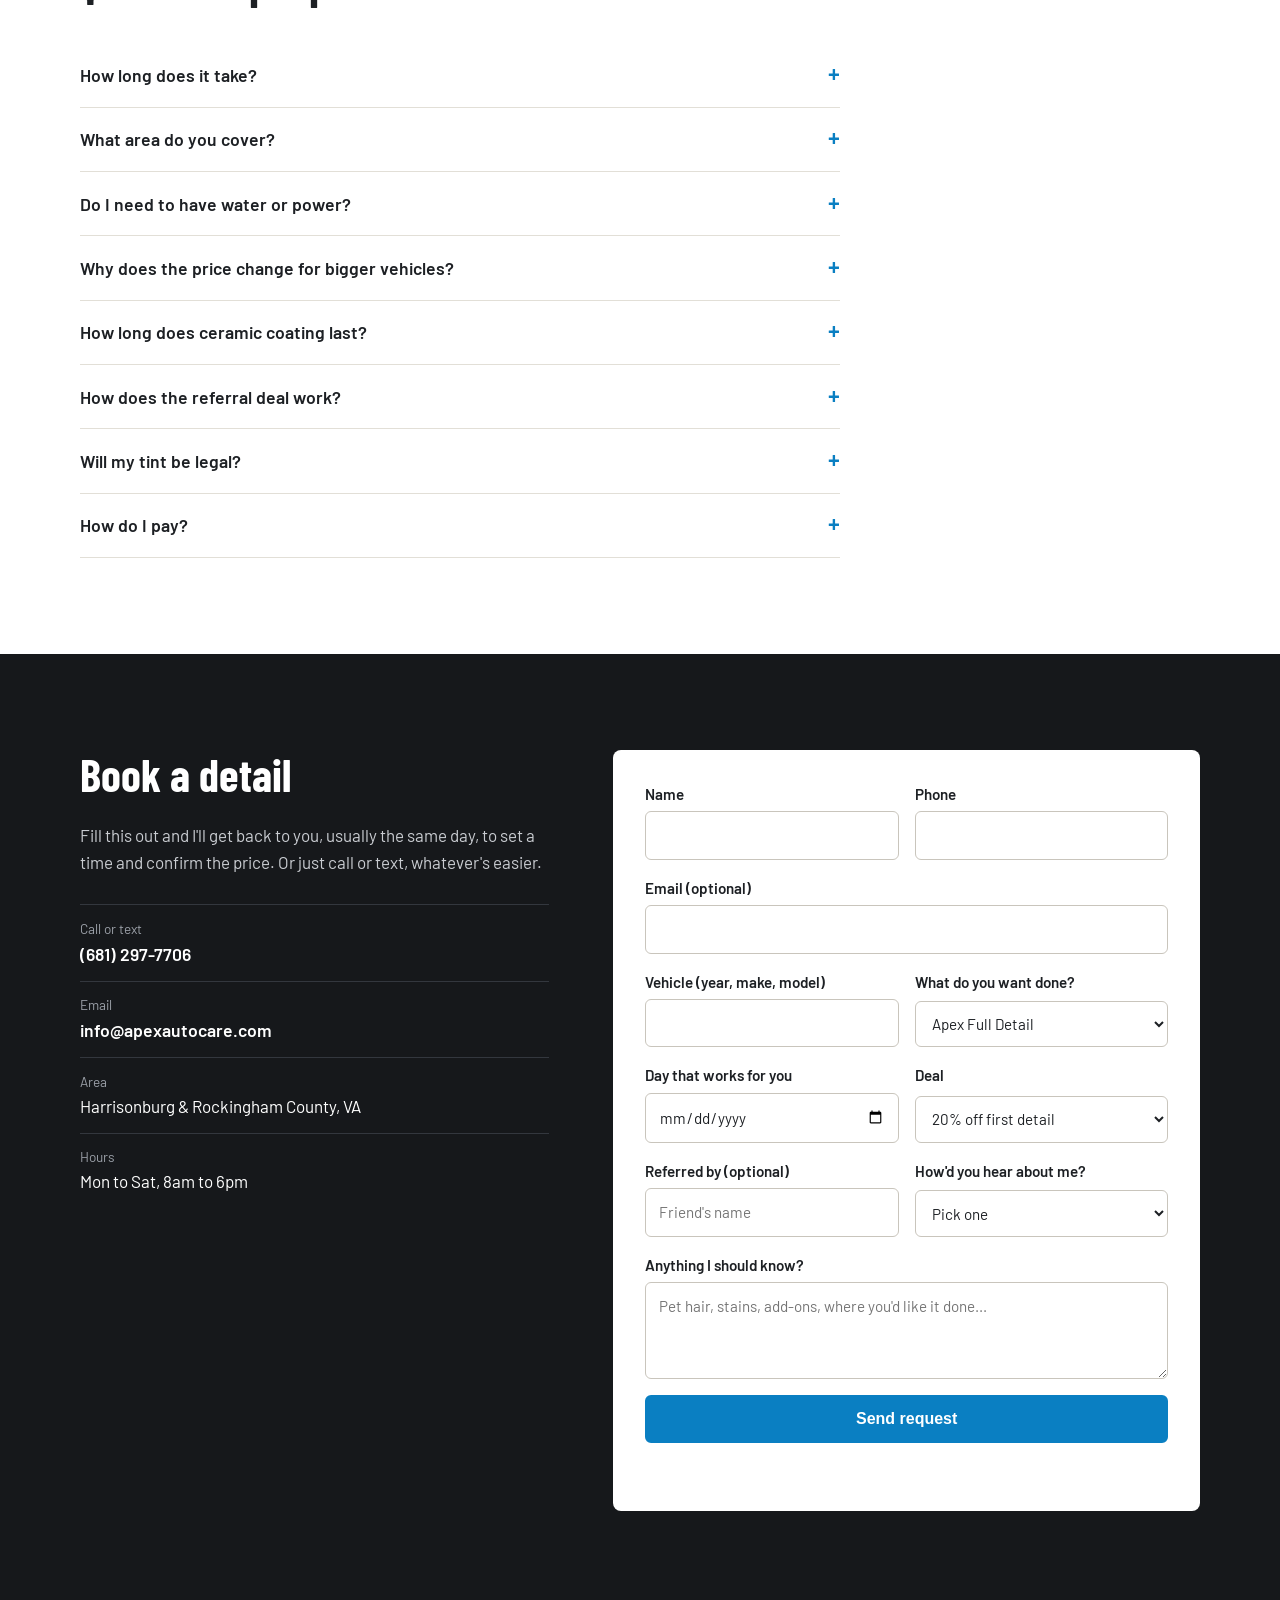
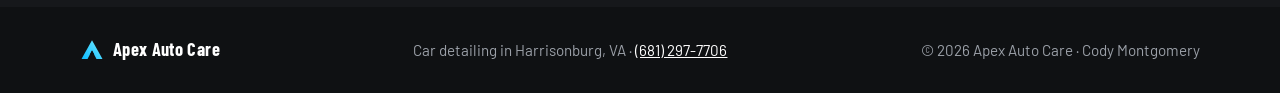
<file: public/index.html>
<!DOCTYPE html>
<html lang="en">
<head>
  <meta charset="UTF-8" />
  <meta name="viewport" content="width=device-width, initial-scale=1.0" />
  <title>Apex Auto Care | Car Detailing in Harrisonburg, VA</title>
  <meta name="description" content="Car detailing in Harrisonburg, VA and Rockingham County. Interior and exterior details, paint correction and ceramic coating by Cody Montgomery. Call or text (681) 297-7706." />
  <meta name="theme-color" content="#16181b" />
  <meta name="referrer" content="strict-origin-when-cross-origin" />
  <link rel="icon" href="assets/logo.svg" type="image/svg+xml" />
  <link rel="preconnect" href="https://fonts.googleapis.com" />
  <link rel="preconnect" href="https://fonts.gstatic.com" crossorigin />
  <link href="https://fonts.googleapis.com/css2?family=Barlow:wght@400;500;600;700&family=Barlow+Condensed:wght@600;700&display=swap" rel="stylesheet" />
  <link rel="stylesheet" href="styles.css" />
  <script type="application/ld+json">
  {
    "@context": "https://schema.org",
    "@type": "AutoWash",
    "name": "Apex Auto Care",
    "description": "Car detailing, paint correction and ceramic coating.",
    "telephone": "+1-681-297-7706",
    "founder": { "@type": "Person", "name": "Cody Montgomery" },
    "address": { "@type": "PostalAddress", "addressLocality": "Harrisonburg", "addressRegion": "VA", "addressCountry": "US" },
    "areaServed": ["Harrisonburg, VA", "Rockingham County, VA"],
    "priceRange": "$$"
  }
  </script>
</head>
<body>

  <header class="nav" id="nav">
    <a href="#deals" class="promo">New customers get <strong>20% off</strong> their first detail. <u>See deals</u></a>
    <div class="container nav__inner">
      <a href="#top" class="logo" aria-label="Apex Auto Care home">
        <img src="assets/logo.svg" alt="" width="30" height="30" />
        <span>Apex Auto Care</span>
      </a>
      <nav class="nav__links" id="navLinks" aria-label="Main">
        <a href="#packages">Prices</a>
        <a href="#deals">Deals</a>
        <a href="#tint">Tint &amp; Wraps</a>
        <a href="#about">About</a>
        <a href="#faq">FAQ</a>
        <a href="tel:+16812977706" class="nav__phone">(681) 297-7706</a>
        <a href="#book" class="btn btn--sm">Book</a>
      </nav>
      <button class="nav__toggle" id="navToggle" aria-label="Open menu" aria-expanded="false" aria-controls="navLinks">
        <span></span><span></span><span></span>
      </button>
    </div>
  </header>

  <main id="top">

    <section class="hero">
      <img class="hero__mark" src="assets/logo.svg" alt="" aria-hidden="true" />
      <div class="container hero__inner">
        <p class="hero__place">Harrisonburg &amp; Rockingham County, VA</p>
        <h1>Car detailing done right, by someone who cares about your car.</h1>
        <p class="hero__sub">Interior and exterior details, paint correction and ceramic coating. I'm Cody, and I do every job myself.</p>
        <div class="hero__cta">
          <a href="#book" class="btn">Book a detail</a>
          <a href="#packages" class="btn btn--line">See prices</a>
        </div>
        <p class="hero__note">Not sure what you need? Text a photo of your car to <a href="sms:+16812977706">(681) 297-7706</a> and I'll send you a quote.</p>
      </div>
    </section>

    <!-- PACKAGES -->
    <section class="section" id="packages">
      <div class="container">
        <div class="section__head">
          <h2>Detailing packages</h2>
          <p>Prices are for cars and small SUVs. Bigger SUVs, trucks and vans are $20 to $40 more. If your car needs extra work (lots of pet hair, stains, mud), I'll tell you up front before I start.</p>
        </div>

        <div class="cards">
          <article class="card">
            <div class="card__top"><h3>Exterior Refresh</h3><p class="price">$49</p></div>
            <p class="card__desc">A proper hand wash that's safe on your paint.</p>
            <ul class="list">
              <li>Foam pre-wash and hand wash</li>
              <li>Wheels, tires and wheel wells</li>
              <li>Bug and tar removal</li>
              <li>Windows, outside</li>
              <li>Tire shine</li>
              <li>Spray sealant (lasts 1 to 2 months)</li>
            </ul>
            <a href="#book" class="btn btn--line btn--block" data-package="Exterior Refresh">Book this</a>
          </article>

          <article class="card">
            <div class="card__top"><h3>Interior Revive</h3><p class="price">$89</p></div>
            <p class="card__desc">Gets the inside clean and smelling fresh.</p>
            <ul class="list">
              <li>Full vacuum, trunk included</li>
              <li>Dash, console and door panels</li>
              <li>Vents, cupholders and the little gaps</li>
              <li>Carpets and mats shampooed</li>
              <li>Seats cleaned (cloth or leather)</li>
              <li>Windows, inside</li>
            </ul>
            <a href="#book" class="btn btn--line btn--block" data-package="Interior Revive">Book this</a>
          </article>

          <article class="card card--pick">
            <p class="card__label">Most people book this one</p>
            <div class="card__top"><h3>Full Detail</h3><p class="price">$149</p></div>
            <p class="card__desc">Inside and out. The best value if it's been a while.</p>
            <ul class="list">
              <li>Everything in the Exterior Refresh</li>
              <li>Everything in the Interior Revive</li>
              <li>Clay bar to pull out stuck-on grime</li>
              <li>Hand wax or sealant (3 to 6 months)</li>
              <li>Door jambs</li>
              <li>Leather conditioned</li>
              <li class="list__bonus">Right now: one free add-on (up to $35)</li>
            </ul>
            <a href="#book" class="btn btn--block" data-package="Apex Full Detail">Book this</a>
          </article>

          <article class="card">
            <div class="card__top"><h3>Paint Correction</h3><p class="price">$299</p></div>
            <p class="card__desc">Polishes out swirl marks and light scratches so the paint shines again.</p>
            <ul class="list">
              <li>Wash, decontamination and clay bar</li>
              <li>One-step machine polish</li>
              <li>Takes out most light swirls</li>
              <li>Sealant to protect it after</li>
              <li>Heavier correction quoted separately</li>
            </ul>
            <a href="#book" class="btn btn--line btn--block" data-package="Paint Correction">Book this</a>
          </article>

          <article class="card">
            <div class="card__top"><h3>Ceramic Coating</h3><p class="price">$449</p></div>
            <p class="card__desc">Long-lasting protection. Water beads right off and washing gets way easier.</p>
            <ul class="list">
              <li>Paint polished first</li>
              <li>1-year ceramic coating</li>
              <li>Protects against sun, salt and bird droppings</li>
              <li>Longer-lasting coatings available</li>
            </ul>
            <a href="#book" class="btn btn--line btn--block" data-package="Ceramic Coating">Book this</a>
          </article>

          <article class="card">
            <div class="card__top"><h3>Maintenance Plan</h3><p class="price">$69<small>/visit</small></p></div>
            <p class="card__desc">For keeping it clean after a full detail.</p>
            <ul class="list">
              <li>Every 2 weeks or once a month</li>
              <li>Wash plus a quick interior clean</li>
              <li>Sealant topped up</li>
              <li>You get first pick of appointment times</li>
            </ul>
            <a href="#book" class="btn btn--line btn--block" data-package="Maintenance Plan">Book this</a>
          </article>
        </div>

        <div class="menu-block">
          <h3>Add-ons</h3>
          <div class="menu">
            <p><span>Pet hair removal</span><b>$25</b></p>
            <p><span>Engine bay cleaning</span><b>$35</b></p>
            <p><span>Headlight restoration</span><b>$49</b></p>
            <p><span>Odor removal (ozone)</span><b>$49</b></p>
            <p><span>Seat &amp; carpet extraction</span><b>$59</b></p>
            <p><span>Faded trim restored</span><b>$29</b></p>
            <p><span>Rain-repellent glass coating</span><b>$29</b></p>
            <p><span>Ceramic on wheels &amp; calipers</span><b>$99</b></p>
          </div>
        </div>
      </div>
    </section>

    <!-- DEALS -->
    <section class="section section--alt" id="deals">
      <div class="container">
        <div class="section__head">
          <h2>Deals</h2>
          <p>Apex is a new business, so here's a little help for trying me out.</p>
        </div>
        <div class="deals">
          <div class="deal deal--main">
            <h3>20% off your first detail</h3>
            <p>Any package, first time you book with me.</p>
          </div>
          <div class="deal">
            <h3>Refer a friend: you both get $15</h3>
            <p>They put your name in the "Referred by" box. They get $15 off, you get $15 off your next one. No limit.</p>
          </div>
          <div class="deal">
            <h3>$20 off each extra car</h3>
            <p>Get two or more done on the same visit.</p>
          </div>
          <div class="deal">
            <h3>10% off for hometown heroes</h3>
            <p>Military, veterans, first responders, teachers and healthcare workers.</p>
          </div>
          <div class="deal">
            <h3>Free add-on with a Full Detail</h3>
            <p>Pick any add-on up to $35.</p>
          </div>
          <div class="deal">
            <h3>Half off your first maintenance visit</h3>
            <p>When you sign up for the Maintenance Plan.</p>
          </div>
        </div>
        <p class="fine">One deal per visit. Referral credits can be added on top.</p>
      </div>
    </section>

    <!-- TINT & WRAPS (remove the "coming soon" tag and change the button text once booking opens) -->
    <section class="section" id="tint">
      <div class="container">
        <div class="section__head">
          <h2>Window tint &amp; wraps <span class="soon">Coming soon</span></h2>
          <p>I'm adding tint and vinyl soon. Get on the list now and you'll get launch pricing when I start booking.</p>
        </div>

        <div class="cards cards--two">
          <article class="card">
            <div class="card__top"><h3>Carbon Tint</h3><p class="price"><small>from</small> $199</p></div>
            <p class="card__desc">Good-looking tint at a fair price.</p>
            <ul class="list">
              <li>Side and back windows</li>
              <li>Stays black, won't fade purple</li>
              <li>Blocks 99% of UV</li>
              <li>Doesn't mess with your phone or GPS</li>
            </ul>
            <a href="#book" class="btn btn--line btn--block" data-package="Window Tint">Get on the list</a>
          </article>
          <article class="card">
            <div class="card__top"><h3>Ceramic Tint</h3><p class="price"><small>from</small> $329</p></div>
            <p class="card__desc">Keeps the car a lot cooler in the summer.</p>
            <ul class="list">
              <li>Everything carbon tint does</li>
              <li>Blocks much more heat</li>
              <li>A/C doesn't have to work as hard</li>
              <li>Clear to see through, day or night</li>
            </ul>
            <a href="#book" class="btn btn--line btn--block" data-package="Window Tint">Get on the list</a>
          </article>
        </div>

        <div class="menu-row">
          <div class="menu-block">
            <h3>Tint extras</h3>
            <div class="menu">
              <p><span>Windshield sun strip</span><b>$49</b></p>
              <p><span>Old tint removal</span><b>$99</b></p>
              <p><span>Single window</span><b>$49</b></p>
            </div>
          </div>
          <div class="menu-block">
            <h3>Vinyl &amp; wraps</h3>
            <div class="menu">
              <p><span>Mirror caps &amp; small accents</span><b>$99</b></p>
              <p><span>Chrome delete</span><b>$299</b></p>
              <p><span>Roof wrap</span><b>$299</b></p>
              <p><span>Full color change</span><b>Quote</b></p>
            </div>
          </div>
        </div>

        <p class="fine">All tint is kept within Virginia law: 50% on the front side windows, 35% on the back windows of cars (SUVs, trucks and vans can go darker in back), and only a sun strip on the windshield. Medical exemptions are fine with DMV paperwork. Prices are for sedans. Film warranty comes from the manufacturer.</p>
      </div>
    </section>

    <!-- ABOUT -->
    <section class="section section--alt" id="about">
      <div class="container about">
        <div class="about__photo">
          <!-- Swap this for a real photo of Cody: <img src="assets/cody.jpg" alt="Cody Montgomery"> -->
          <img src="assets/logo.svg" alt="" />
        </div>
        <div>
          <h2>Hey, I'm Cody.</h2>
          <p>Apex Auto Care is my business. When you book, I'm the one who shows up and does the work, start to finish. No crew you've never met, no rushing to get to the next car.</p>
          <p>I like taking a car that's been through a Valley winter, a summer of pollen or a couple years of kids and dogs, and making it look and feel new again. If something isn't right when I'm done, tell me and I'll fix it.</p>
          <p>Thanks for supporting a local business.</p>
          <p class="about__sign">Cody Montgomery<br /><span>Owner, Apex Auto Care</span></p>
        </div>
      </div>
    </section>

    <!-- FAQ -->
    <section class="section" id="faq">
      <div class="container">
        <div class="section__head">
          <h2>Questions people ask</h2>
        </div>
        <details>
          <summary>How long does it take?</summary>
          <p>An exterior or interior is usually 1 to 3 hours. A full detail is around 3 to 5. Paint correction and ceramic coating can take most of a day.</p>
        </details>
        <details>
          <summary>What area do you cover?</summary>
          <p>Harrisonburg and the rest of Rockingham County. If you're a little outside that, text me and ask.</p>
        </details>
        <details>
          <summary>Do I need to have water or power?</summary>
          <p>Let me know what you've got when you book and I'll tell you what I need.</p>
        </details>
        <details>
          <summary>Why does the price change for bigger vehicles?</summary>
          <p>More surface, more seats, more time. Really dirty cars take longer too. You'll always know the price before I start.</p>
        </details>
        <details>
          <summary>How long does ceramic coating last?</summary>
          <p>The one I offer is rated for about a year. Longer-lasting coatings are available if you want them. How you wash the car makes a big difference too, and I'll show you how.</p>
        </details>
        <details>
          <summary>How does the referral deal work?</summary>
          <p>Your friend puts your name in the "Referred by" box when they book. They get $15 off, and you get $15 off your next detail. Refer three people, save $45.</p>
        </details>
        <details>
          <summary>Will my tint be legal?</summary>
          <p>Yes. I only install shades that meet Virginia law, and I'll help you pick one that looks good and won't get you pulled over.</p>
        </details>
        <details>
          <summary>How do I pay?</summary>
          <p>Cash, card or the usual payment apps. You pay when the job's done.</p>
        </details>
      </div>
    </section>

    <!-- BOOK -->
    <section class="section section--dark" id="book">
      <div class="container book">
        <div>
          <h2>Book a detail</h2>
          <p>Fill this out and I'll get back to you, usually the same day, to set a time and confirm the price. Or just call or text, whatever's easier.</p>
          <ul class="contact">
            <li><span>Call or text</span><a href="tel:+16812977706">(681) 297-7706</a></li>
            <!-- TODO: real email -->
            <li><span>Email</span><a href="mailto:info@apexautocare.com">info@apexautocare.com</a></li>
            <li><span>Area</span>Harrisonburg &amp; Rockingham County, VA</li>
            <li><span>Hours</span>Mon to Sat, 8am to 6pm</li>
          </ul>
        </div>

        <!-- TODO: connect to a form service (e.g. Formspree) by setting action="..." -->
        <form class="form" id="bookForm" novalidate>
          <div class="form__row">
            <label>Name<input type="text" name="name" required maxlength="80" autocomplete="name" /></label>
            <label>Phone<input type="tel" name="phone" required maxlength="20" pattern="[0-9 \(\)\.\+\-]{7,20}" autocomplete="tel" /></label>
          </div>
          <label>Email (optional)<input type="email" name="email" maxlength="120" autocomplete="email" /></label>
          <div class="form__row">
            <label>Vehicle (year, make, model)<input type="text" name="vehicle" required maxlength="80" /></label>
            <label>What do you want done?
              <select name="package" id="packageSelect">
                <option>Exterior Refresh</option>
                <option>Interior Revive</option>
                <option selected>Apex Full Detail</option>
                <option>Paint Correction</option>
                <option>Ceramic Coating</option>
                <option>Maintenance Plan</option>
                <option>Window Tint</option>
                <option>Vinyl / Wrap</option>
                <option>Not sure yet</option>
              </select>
            </label>
          </div>
          <div class="form__row">
            <label>Day that works for you<input type="date" name="date" /></label>
            <label>Deal
              <select name="offer">
                <option>20% off first detail</option>
                <option>Free add-on (Full Detail)</option>
                <option>Multi-car discount</option>
                <option>Hometown hero 10%</option>
                <option>Maintenance first visit 50%</option>
                <option>None</option>
              </select>
            </label>
          </div>
          <div class="form__row">
            <label>Referred by (optional)<input type="text" name="referred_by" maxlength="80" placeholder="Friend's name" /></label>
            <label>How'd you hear about me?
              <select name="source">
                <option value="">Pick one</option>
                <option>Friend or family</option>
                <option>Facebook</option>
                <option>Instagram</option>
                <option>TikTok</option>
                <option>Google</option>
                <option>Nextdoor</option>
                <option>Flyer or business card</option>
                <option>Saw you working</option>
                <option>Other</option>
              </select>
            </label>
          </div>
          <label>Anything I should know?<textarea name="notes" rows="3" maxlength="1000" placeholder="Pet hair, stains, add-ons, where you'd like it done..."></textarea></label>
          <!-- Spam honeypot: hidden from people, bots fill it in. "_gotcha" is the field name Formspree checks. -->
          <div class="hp" aria-hidden="true"><label>Leave blank<input type="text" name="_gotcha" tabindex="-1" autocomplete="off" /></label></div>
          <button type="submit" class="btn btn--block">Send request</button>
          <p class="form__msg" id="formMsg" role="status"></p>
        </form>
      </div>
    </section>
  </main>

  <footer class="footer">
    <div class="container footer__inner">
      <a href="#top" class="logo">
        <img src="assets/logo.svg" alt="" width="24" height="24" />
        <span>Apex Auto Care</span>
      </a>
      <p>Car detailing in Harrisonburg, VA · <a href="tel:+16812977706">(681) 297-7706</a></p>
      <p>&copy; <span id="year"></span> Apex Auto Care · Cody Montgomery</p>
    </div>
  </footer>

  <!-- Phone-only quick contact bar -->
  <div class="callbar">
    <a href="tel:+16812977706">Call</a>
    <a href="sms:+16812977706">Text</a>
    <a href="#book">Book</a>
  </div>

  <script src="script.js"></script>
</body>
</html>
</file>
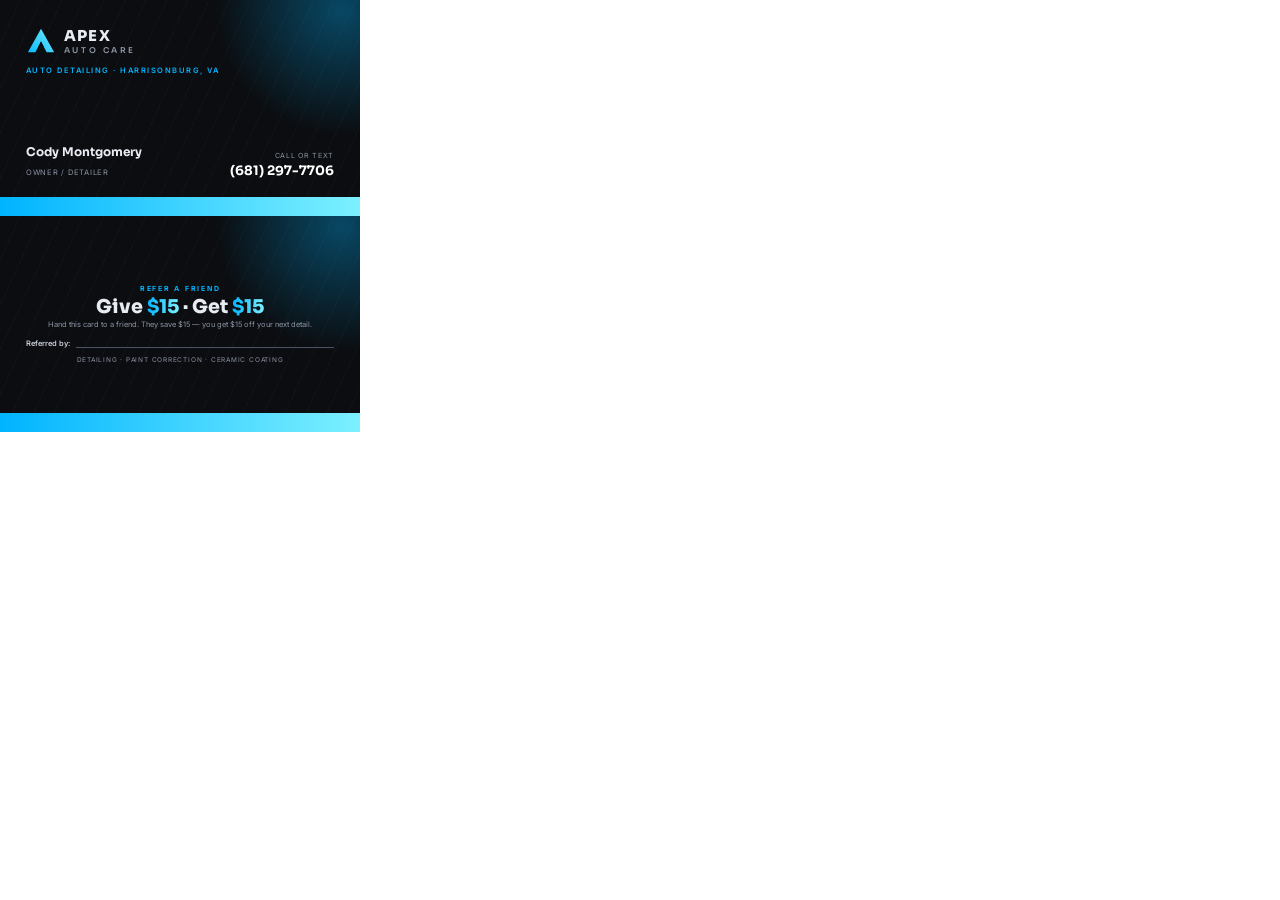
<file: print/business-card.html>
<!DOCTYPE html>
<html lang="en">
<head>
<meta charset="UTF-8" />
<title>Apex Auto Care – Business Card</title>
<link href="https://fonts.googleapis.com/css2?family=Inter:wght@400;500;600;700&family=Sora:wght@600;700;800&display=swap" rel="stylesheet" />
<style>
  /* 3.5 x 2 in card + 0.125 in bleed on every side = 3.75 x 2.25 in */
  @page { size: 3.75in 2.25in; margin: 0; }
  * { box-sizing: border-box; margin: 0; padding: 0; }
  body { font-family: "Inter", sans-serif; -webkit-print-color-adjust: exact; print-color-adjust: exact; }
  .card {
    width: 3.75in; height: 2.25in; position: relative; overflow: hidden;
    background: #0b0d10; color: #e8ecf2; page-break-after: always;
    padding: 0.27in; /* bleed + safe margin */
  }
  .glow { position: absolute; width: 3in; height: 3in; right: -1.3in; top: -1.4in;
    background: radial-gradient(circle, rgba(0,180,255,.35), transparent 62%); }
  .stripe { position: absolute; left: 0; right: 0; bottom: 0; height: 0.2in;
    background: linear-gradient(90deg, #00b4ff, #7cf0ff); }
  .lines { position: absolute; inset: 0;
    background: repeating-linear-gradient(115deg, transparent 0 18px, rgba(255,255,255,.025) 18px 19px); }
  .rel { position: relative; height: 100%; }

  /* FRONT */
  .front .brand { display: flex; align-items: center; gap: 8px; }
  .front .brand img { width: 30px; height: 30px; }
  .front .name { font-family: "Sora"; font-weight: 800; font-size: 15px; letter-spacing: .08em; line-height: 1; }
  .front .name em { display: block; font-style: normal; font-weight: 600; font-size: 8px; letter-spacing: .32em; color: #8b93a3; margin-top: 3px; }
  .front .tag { margin-top: 10px; font-size: 7.5px; letter-spacing: .2em; text-transform: uppercase; color: #00b4ff; font-weight: 600; }
  .front .person { position: absolute; left: 0; bottom: 0.12in; }
  .front .person strong { display: block; font-family: "Sora"; font-size: 12px; font-weight: 700; }
  .front .person span { font-size: 7.5px; color: #8b93a3; letter-spacing: .1em; text-transform: uppercase; }
  .front .contact { position: absolute; right: 0; bottom: 0.12in; text-align: right; }
  .front .phone { font-family: "Sora"; font-weight: 700; font-size: 13px; color: #fff; }
  .front .contact small { display: block; font-size: 7px; color: #8b93a3; letter-spacing: .1em; text-transform: uppercase; margin-bottom: 2px; }

  /* BACK */
  .back { text-align: center; }
  .back .rel { display: flex; flex-direction: column; align-items: center; justify-content: center; }
  .back .eyebrow { font-size: 7px; letter-spacing: .25em; text-transform: uppercase; color: #00b4ff; font-weight: 700; }
  .back h2 { font-family: "Sora"; font-weight: 800; font-size: 19px; line-height: 1.1; margin: 4px 0 3px; }
  .back h2 span { background: linear-gradient(90deg, #00b4ff, #7cf0ff); -webkit-background-clip: text; background-clip: text; color: transparent; }
  .back p { font-size: 7.5px; color: #8b93a3; }
  .back .ref { margin-top: 9px; width: 100%; display: flex; align-items: flex-end; gap: 6px; font-size: 7.5px; color: #c9cfd9; }
  .back .ref b { white-space: nowrap; font-weight: 600; }
  .back .ref i { flex: 1; border-bottom: 1px solid #4a5263; height: 10px; }
  .back .services { margin-top: 8px; font-size: 6.5px; color: #8b93a3; letter-spacing: .12em; text-transform: uppercase; }
</style>
</head>
<body>

  <!-- FRONT -->
  <section class="card front">
    <div class="lines"></div><div class="glow"></div><div class="stripe"></div>
    <div class="rel">
      <div class="brand">
        <img src="../public/assets/logo.svg" alt="" />
        <div class="name">APEX<em>AUTO CARE</em></div>
      </div>
      <p class="tag">Auto Detailing · Harrisonburg, VA</p>
      <div class="person"><strong>Cody Montgomery</strong><span>Owner / Detailer</span></div>
      <div class="contact"><small>Call or Text</small><div class="phone">(681) 297-7706</div></div>
    </div>
  </section>

  <!-- BACK (doubles as a referral card) -->
  <section class="card back">
    <div class="lines"></div><div class="glow"></div><div class="stripe"></div>
    <div class="rel">
      <p class="eyebrow">Refer a friend</p>
      <h2>Give <span>$15</span> · Get <span>$15</span></h2>
      <p>Hand this card to a friend. They save $15 — you get $15 off your next detail.</p>
      <div class="ref"><b>Referred by:</b><i></i></div>
      <p class="services">Detailing · Paint Correction · Ceramic Coating</p>
    </div>
  </section>

</body>
</html>
</file>
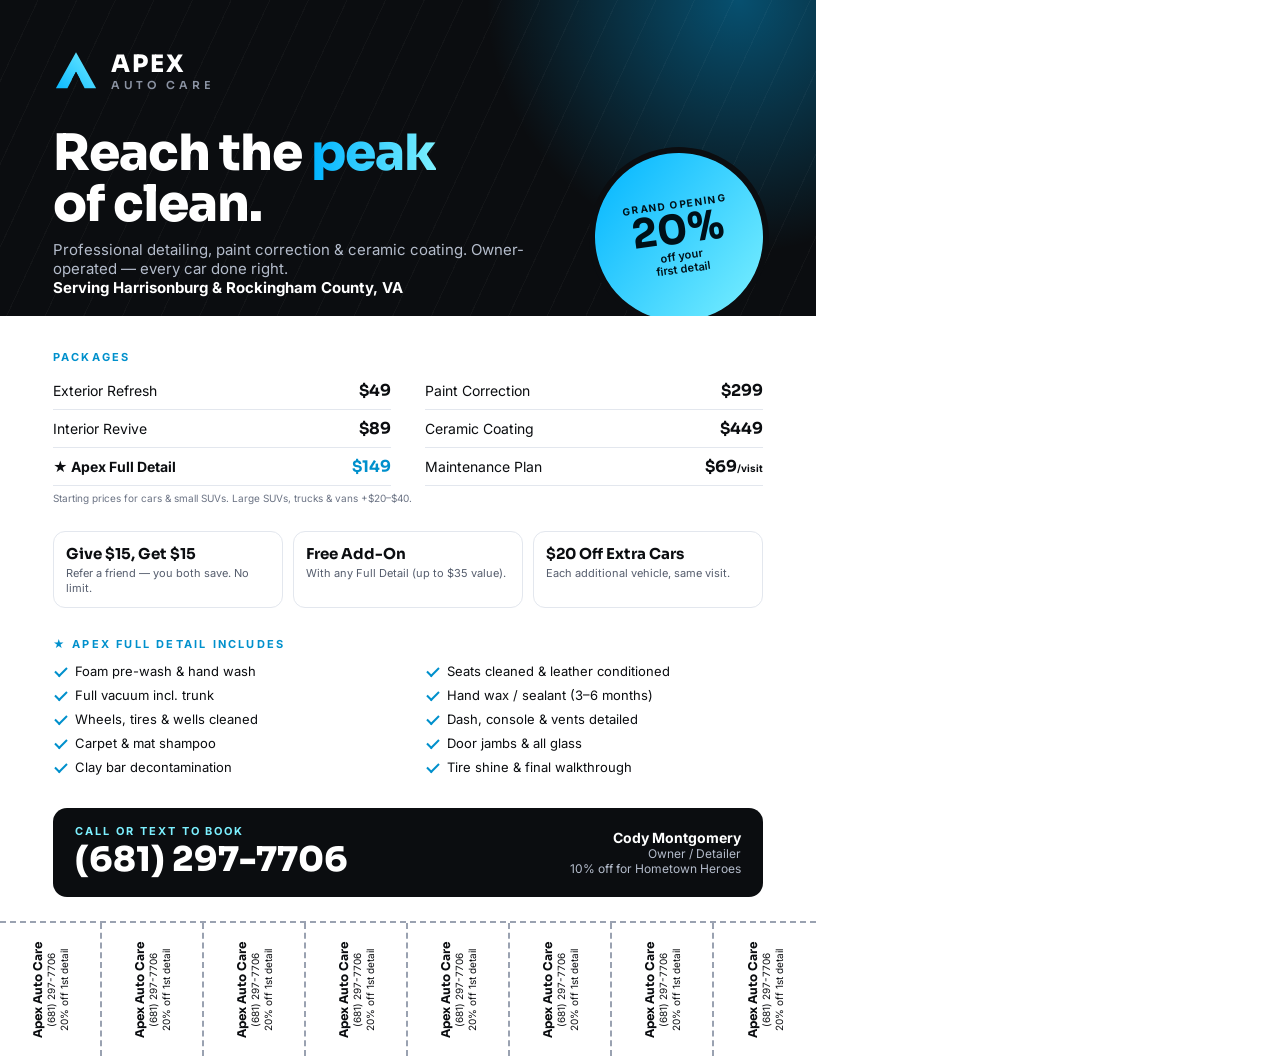
<file: print/flyer.html>
<!DOCTYPE html>
<html lang="en">
<head>
<meta charset="UTF-8" />
<title>Apex Auto Care – Flyer</title>
<link href="https://fonts.googleapis.com/css2?family=Inter:wght@400;500;600;700&family=Sora:wght@600;700;800&display=swap" rel="stylesheet" />
<style>
  /* US Letter. White body keeps home-printer ink use low. */
  @page { size: 8.5in 11in; margin: 0; }
  * { box-sizing: border-box; margin: 0; padding: 0; }
  body { font-family: "Inter", sans-serif; color: #0b0d10; -webkit-print-color-adjust: exact; print-color-adjust: exact; }
  .page { width: 8.5in; height: 11in; position: relative; overflow: hidden; background: #fff; display: flex; flex-direction: column; }

  .head { position: relative; background: #0b0d10; color: #fff; padding: 0.5in 0.55in 0.45in; overflow: hidden; }
  .head::before { content: ""; position: absolute; width: 6in; height: 6in; right: -2.2in; top: -3in;
    background: radial-gradient(circle, rgba(0,180,255,.4), transparent 62%); }
  .head::after { content: ""; position: absolute; inset: 0;
    background: repeating-linear-gradient(115deg, transparent 0 34px, rgba(255,255,255,.03) 34px 35px); }
  .head > * { position: relative; z-index: 1; }
  .brand { display: flex; align-items: center; gap: 12px; }
  .brand img { width: 46px; }
  .brand div { font-family: "Sora"; font-weight: 800; font-size: 24px; letter-spacing: .08em; line-height: 1; }
  .brand em { display: block; font-style: normal; font-weight: 600; font-size: 11px; letter-spacing: .34em; color: #8b93a3; margin-top: 4px; }
  h1 { font-family: "Sora"; font-weight: 800; font-size: 50px; line-height: 1.02; letter-spacing: -.02em; margin-top: 0.35in; }
  h1 span { background: linear-gradient(90deg, #00b4ff, #7cf0ff); -webkit-background-clip: text; background-clip: text; color: transparent; }
  .sub { color: #b4bccb; font-size: 15px; margin-top: 10px; max-width: 5.4in; }

  .burst { position: absolute; right: 0.55in; bottom: -0.05in; z-index: 2; width: 1.75in; height: 1.75in; border-radius: 50%;
    background: linear-gradient(135deg, #00b4ff, #7cf0ff); color: #001018; display: flex; flex-direction: column;
    align-items: center; justify-content: center; text-align: center; transform: rotate(-8deg); box-shadow: 0 0 0 6px #0b0d10; }
  .burst small { font-size: 10px; font-weight: 700; letter-spacing: .15em; text-transform: uppercase; }
  .burst b { font-family: "Sora"; font-size: 40px; line-height: 1; }
  .burst span { font-size: 11px; font-weight: 600; line-height: 1.2; }

  .body { padding: 0.35in 0.55in 0; flex: 1; }
  .label { font-size: 11px; font-weight: 700; letter-spacing: .2em; text-transform: uppercase; color: #0090cc; margin-bottom: 8px; }
  .pkgs { display: grid; grid-template-columns: 1fr 1fr; gap: 0 0.35in; }
  .pkg { display: flex; justify-content: space-between; align-items: baseline; padding: 8px 0; border-bottom: 1px solid #e3e7ee; font-size: 14px; }
  .pkg b { font-family: "Sora"; font-size: 16px; }
  .pkg.feat { font-weight: 700; }
  .pkg.feat b { color: #0090cc; }
  .note { font-size: 10px; color: #6b7384; margin-top: 6px; }

  .offers { display: grid; grid-template-columns: repeat(3, 1fr); gap: 10px; margin-top: 0.28in; }
  .offer { border: 1.5px solid #e3e7ee; border-radius: 12px; padding: 12px; }
  .offer b { display: block; font-family: "Sora"; font-size: 15px; margin-bottom: 3px; }
  .offer span { font-size: 11px; color: #555d6d; line-height: 1.35; display: block; }

  .incl { margin-top: 0.3in; }
  .incl ul { list-style: none; columns: 2; column-gap: 0.35in; }
  .incl li { font-size: 13px; padding: 4px 0 4px 22px; position: relative; break-inside: avoid; }
  .incl li::before { content: ""; position: absolute; left: 2px; top: 8px; width: 10px; height: 5px;
    border-left: 2px solid #0090cc; border-bottom: 2px solid #0090cc; transform: rotate(-45deg); }
  .cta { margin-top: 0.3in; display: flex; align-items: center; justify-content: space-between; background: #0b0d10; color: #fff; border-radius: 14px; padding: 16px 22px; }
  .cta small { display: block; font-size: 11px; letter-spacing: .18em; text-transform: uppercase; color: #7cf0ff; font-weight: 700; }
  .cta .phone { font-family: "Sora"; font-weight: 800; font-size: 34px; }
  .cta .who { text-align: right; font-size: 12px; color: #b4bccb; }
  .cta .who strong { display: block; color: #fff; font-size: 14px; }

  /* tear-off tabs */
  .tabs { display: grid; grid-template-columns: repeat(8, 1fr); margin-top: 0.25in; border-top: 2px dashed #9aa2b1; height: 1.55in; }
  .tab { border-right: 2px dashed #9aa2b1; display: flex; align-items: center; justify-content: center; }
  .tab:last-child { border-right: 0; }
  .tab p { transform: rotate(-90deg); white-space: nowrap; text-align: center; font-size: 10px; line-height: 1.25; }
  .tab b { font-family: "Sora"; font-size: 12px; display: block; }
</style>
</head>
<body>
  <div class="page">
    <header class="head">
      <div class="brand"><img src="../public/assets/logo.svg" alt="" /><div>APEX<em>AUTO CARE</em></div></div>
      <h1>Reach the <span>peak</span><br />of clean.</h1>
      <p class="sub">Professional detailing, paint correction &amp; ceramic coating. Owner-operated — every car done right.<br /><strong style="color:#fff">Serving Harrisonburg &amp; Rockingham County, VA</strong></p>
      <div class="burst"><small>Grand Opening</small><b>20%</b><span>off your<br />first detail</span></div>
    </header>

    <main class="body">
      <p class="label">Packages</p>
      <div class="pkgs">
        <div class="pkg"><span>Exterior Refresh</span><b>$49</b></div>
        <div class="pkg"><span>Paint Correction</span><b>$299</b></div>
        <div class="pkg"><span>Interior Revive</span><b>$89</b></div>
        <div class="pkg"><span>Ceramic Coating</span><b>$449</b></div>
        <div class="pkg feat"><span>★ Apex Full Detail</span><b>$149</b></div>
        <div class="pkg"><span>Maintenance Plan</span><b>$69<small style="font-size:10px;font-family:Inter">/visit</small></b></div>
      </div>
      <p class="note">Starting prices for cars &amp; small SUVs. Large SUVs, trucks &amp; vans +$20–$40.</p>

      <div class="offers">
        <div class="offer"><b>Give $15, Get $15</b><span>Refer a friend — you both save. No limit.</span></div>
        <div class="offer"><b>Free Add-On</b><span>With any Full Detail (up to $35 value).</span></div>
        <div class="offer"><b>$20 Off Extra Cars</b><span>Each additional vehicle, same visit.</span></div>
      </div>

      <div class="incl">
        <p class="label">★ Apex Full Detail includes</p>
        <ul>
          <li>Foam pre-wash &amp; hand wash</li>
          <li>Full vacuum incl. trunk</li>
          <li>Wheels, tires &amp; wells cleaned</li>
          <li>Carpet &amp; mat shampoo</li>
          <li>Clay bar decontamination</li>
          <li>Seats cleaned &amp; leather conditioned</li>
          <li>Hand wax / sealant (3–6 months)</li>
          <li>Dash, console &amp; vents detailed</li>
          <li>Door jambs &amp; all glass</li>
          <li>Tire shine &amp; final walkthrough</li>
        </ul>
      </div>

      <div class="cta">
        <div><small>Call or text to book</small><div class="phone">(681) 297-7706</div></div>
        <div class="who"><strong>Cody Montgomery</strong>Owner / Detailer<br />10% off for Hometown Heroes</div>
      </div>
    </main>

    <div class="tabs">
      <div class="tab"><p><b>Apex Auto Care</b>(681) 297-7706<br />20% off 1st detail</p></div>
      <div class="tab"><p><b>Apex Auto Care</b>(681) 297-7706<br />20% off 1st detail</p></div>
      <div class="tab"><p><b>Apex Auto Care</b>(681) 297-7706<br />20% off 1st detail</p></div>
      <div class="tab"><p><b>Apex Auto Care</b>(681) 297-7706<br />20% off 1st detail</p></div>
      <div class="tab"><p><b>Apex Auto Care</b>(681) 297-7706<br />20% off 1st detail</p></div>
      <div class="tab"><p><b>Apex Auto Care</b>(681) 297-7706<br />20% off 1st detail</p></div>
      <div class="tab"><p><b>Apex Auto Care</b>(681) 297-7706<br />20% off 1st detail</p></div>
      <div class="tab"><p><b>Apex Auto Care</b>(681) 297-7706<br />20% off 1st detail</p></div>
    </div>
  </div>
</body>
</html>
</file>
<file: styles.css>
/* ===== Apex Auto Care — theme tokens ===== */
:root {
  --bg: #0b0d10;
  --bg-alt: #111419;
  --card: #151920;
  --line: #232833;
  --text: #e8ecf2;
  --muted: #8b93a3;
  --accent: #00b4ff;
  --accent-2: #7cf0ff;
  --radius: 16px;
  --font: "Inter", system-ui, sans-serif;
  --font-head: "Sora", "Inter", sans-serif;
}

*, *::before, *::after { box-sizing: border-box; }
html { scroll-behavior: smooth; scroll-padding-top: 80px; }
body {
  margin: 0;
  background: var(--bg);
  color: var(--text);
  font-family: var(--font);
  line-height: 1.6;
  -webkit-font-smoothing: antialiased;
  overflow-x: hidden;
}
img { max-width: 100%; display: block; }
a { color: inherit; text-decoration: none; }
h1, h2, h3 { font-family: var(--font-head); line-height: 1.15; margin: 0 0 .5em; }
h2 { font-size: clamp(1.8rem, 4vw, 2.6rem); }
h3 { font-size: 1.2rem; }
p { margin: 0 0 1em; }

.container { width: min(1180px, 100% - 32px); margin-inline: auto; }
.container--narrow { width: min(760px, 100% - 32px); }
.accent {
  background: linear-gradient(90deg, var(--accent), var(--accent-2));
  -webkit-background-clip: text; background-clip: text; color: transparent;
}
.eyebrow {
  color: var(--accent); font-weight: 600; font-size: .8rem;
  letter-spacing: .18em; text-transform: uppercase; margin-bottom: .75rem;
}

/* ===== Buttons ===== */
.btn {
  display: inline-flex; align-items: center; justify-content: center;
  padding: .9rem 1.6rem; border-radius: 999px; border: 1px solid transparent;
  background: linear-gradient(90deg, var(--accent), var(--accent-2));
  color: #001018; font-weight: 700; font-size: .95rem; cursor: pointer;
  transition: transform .2s, box-shadow .2s, background .2s;
}
.btn:hover { transform: translateY(-2px); box-shadow: 0 10px 30px -10px var(--accent); }
.btn--ghost { background: transparent; color: var(--text); border-color: var(--line); }
.btn--ghost:hover { border-color: var(--accent); box-shadow: none; }
.btn--sm { padding: .55rem 1.1rem; font-size: .85rem; }
.btn--block { width: 100%; }

/* ===== Nav ===== */
.nav {
  position: fixed; inset: 0 0 auto; z-index: 50;
  transition: background .3s, border-color .3s;
  border-bottom: 1px solid transparent;
}
.nav.is-scrolled {
  background: rgba(11, 13, 16, .85);
  backdrop-filter: blur(12px); -webkit-backdrop-filter: blur(12px);
  border-color: var(--line);
}
.nav__inner { display: flex; align-items: center; justify-content: space-between; height: 72px; }
.logo { display: flex; align-items: center; gap: .6rem; font-family: var(--font-head); font-weight: 800; letter-spacing: .06em; }
.logo em { font-style: normal; font-weight: 600; color: var(--muted); }
.nav__links { display: flex; align-items: center; gap: 1.8rem; font-weight: 500; font-size: .95rem; }
.nav__links a:not(.btn) { color: var(--muted); transition: color .2s; }
.nav__links a:not(.btn):hover { color: var(--text); }
.nav__toggle { display: none; background: none; border: 0; padding: 8px; cursor: pointer; }
.nav__toggle span { display: block; width: 24px; height: 2px; background: var(--text); margin: 5px 0; transition: .3s; }

/* ===== Promo bar ===== */
.promo {
  display: flex; justify-content: center; align-items: center; flex-wrap: wrap; gap: .25rem .6rem;
  padding: .5rem 16px; font-size: .85rem; text-align: center;
  background: linear-gradient(90deg, var(--accent), var(--accent-2)); color: #001018;
}
.promo__cta { font-weight: 700; text-decoration: underline; text-underline-offset: 3px; }
.nav.is-scrolled .promo { display: none; }

/* ===== Hero ===== */
.hero {
  position: relative; min-height: 100svh; display: flex; align-items: center;
  padding: 150px 0 80px; overflow: hidden;
  background:
    linear-gradient(180deg, rgba(11,13,16,.2), var(--bg) 95%),
    repeating-linear-gradient(115deg, transparent 0 80px, rgba(255,255,255,.015) 80px 81px);
}
.hero__glow {
  position: absolute; width: 900px; height: 900px; right: -300px; top: -250px;
  background: radial-gradient(circle, rgba(0,180,255,.22), transparent 60%);
  filter: blur(20px); pointer-events: none;
}
.hero__inner { position: relative; }
.hero h1 { font-size: clamp(2.6rem, 8vw, 5.5rem); font-weight: 800; max-width: 12ch; letter-spacing: -.02em; }
.hero__sub { color: var(--muted); font-size: clamp(1rem, 2vw, 1.2rem); max-width: 560px; margin-bottom: 2rem; }
.hero__cta { display: flex; flex-wrap: wrap; gap: 1rem; margin-bottom: 3.5rem; }
.hero__stats { list-style: none; padding: 0; margin: 0; display: flex; flex-wrap: wrap; gap: 2.5rem; }
.hero__stats strong { display: block; font-family: var(--font-head); font-size: 1.5rem; }
.hero__stats span { color: var(--muted); font-size: .85rem; }

/* ===== Sections ===== */
.section { padding: clamp(70px, 10vw, 120px) 0; }
.section--alt { background: var(--bg-alt); }
.section__head { text-align: center; max-width: 640px; margin: 0 auto 3rem; }
.section__head p:not(.eyebrow) { color: var(--muted); }

/* ===== Package cards ===== */
.cards { display: grid; grid-template-columns: repeat(auto-fit, minmax(290px, 1fr)); gap: 1.5rem; }
.card {
  position: relative; display: flex; flex-direction: column;
  background: var(--card); border: 1px solid var(--line); border-radius: var(--radius);
  padding: 2rem 1.75rem; transition: transform .25s, border-color .25s;
}
.card:hover { transform: translateY(-4px); border-color: #34404f; }
.card--featured {
  border-color: var(--accent);
  background: linear-gradient(180deg, rgba(0,180,255,.08), var(--card) 45%);
  box-shadow: 0 20px 60px -30px var(--accent);
}
.badge {
  position: absolute; top: -12px; left: 1.75rem;
  background: linear-gradient(90deg, var(--accent), var(--accent-2)); color: #001018;
  font-size: .72rem; font-weight: 700; text-transform: uppercase; letter-spacing: .08em;
  padding: .3rem .75rem; border-radius: 999px;
}
.card__desc { color: var(--muted); font-size: .95rem; }
.price { display: flex; align-items: baseline; gap: .5rem; margin: .25rem 0 1.25rem; padding-bottom: 1.25rem; border-bottom: 1px solid var(--line); }
.price__from { color: var(--muted); font-size: .8rem; text-transform: uppercase; letter-spacing: .08em; }
.price__amt { font-family: var(--font-head); font-size: 1.9rem; font-weight: 700; min-width: 3ch; }
.price__amt:empty::before { content: "$ —"; color: #4a5263; }
.checks { list-style: none; padding: 0; margin: 0 0 1.75rem; flex: 1; }
.checks li { position: relative; padding-left: 1.6rem; margin-bottom: .6rem; font-size: .95rem; }
.checks li::before {
  content: ""; position: absolute; left: 0; top: .45em; width: 14px; height: 8px;
  border-left: 2px solid var(--accent); border-bottom: 2px solid var(--accent); transform: rotate(-45deg);
}

/* ===== Offers ===== */
.offers { display: grid; grid-template-columns: repeat(auto-fit, minmax(280px, 1fr)); gap: 1.25rem; }
.offer {
  background: var(--card); border: 1px solid var(--line); border-radius: var(--radius); padding: 1.6rem;
}
.offer h3 { margin-top: .75rem; }
.offer p { color: var(--muted); margin: 0; font-size: .95rem; }
.offer__tag {
  display: inline-block; font-size: .72rem; font-weight: 700; letter-spacing: .08em; text-transform: uppercase;
  color: var(--accent); border: 1px solid rgba(0,180,255,.35); border-radius: 999px; padding: .2rem .65rem;
}
.offer--hot { border-color: var(--accent); background: linear-gradient(160deg, rgba(0,180,255,.14), var(--card) 60%); }
.offer--hot .offer__tag { background: linear-gradient(90deg, var(--accent), var(--accent-2)); color: #001018; border: 0; }
.offers__fine { text-align: center; color: var(--muted); font-size: .85rem; margin: 2rem 0 0; }
.checks li.bonus { color: var(--accent-2); font-weight: 600; }

/* ===== Add-ons ===== */
.addons { display: grid; grid-template-columns: repeat(auto-fit, minmax(260px, 1fr)); gap: 1rem; }
.addon {
  display: flex; justify-content: space-between; align-items: center; gap: 1rem;
  background: var(--card); border: 1px solid var(--line); border-radius: 12px; padding: 1.1rem 1.3rem;
}
.addon .price__amt { font-size: 1.1rem; color: var(--accent); }

/* ===== Tint & Wraps ===== */
.soon {
  display: inline-block; margin-left: .5rem; padding: .15rem .55rem; border-radius: 999px; vertical-align: middle;
  background: rgba(124,240,255,.12); color: var(--accent-2); border: 1px solid rgba(124,240,255,.35); letter-spacing: .1em;
}
.cards--two { grid-template-columns: repeat(auto-fit, minmax(290px, 1fr)); max-width: 820px; margin-inline: auto; }
.tint-grid { display: grid; grid-template-columns: repeat(auto-fit, minmax(290px, 1fr)); gap: 1.5rem; max-width: 820px; margin: 2.5rem auto 0; }
.tint-grid .addon { margin-bottom: .75rem; }
.mini-head { font-size: .85rem; text-transform: uppercase; letter-spacing: .14em; color: var(--muted); margin-bottom: 1rem; }
.legal { max-width: 820px; margin: 2rem auto 0; font-size: .82rem; color: var(--muted); text-align: center; }
.legal strong { color: var(--text); }

/* ===== Process ===== */
.steps { list-style: none; padding: 0; margin: 0; display: grid; grid-template-columns: repeat(auto-fit, minmax(220px, 1fr)); gap: 1.5rem; }
.steps li { border-top: 2px solid var(--line); padding-top: 1.5rem; }
.steps__num { font-family: var(--font-head); font-weight: 800; font-size: 2.4rem; color: transparent; -webkit-text-stroke: 1px var(--accent); display: block; margin-bottom: .5rem; }
.steps p { color: var(--muted); }

/* ===== Gallery ===== */
.gallery { display: grid; grid-template-columns: repeat(auto-fit, minmax(240px, 1fr)); gap: 1rem; }
.gallery__item {
  aspect-ratio: 4 / 3; border-radius: var(--radius); border: 1px dashed var(--line);
  background: linear-gradient(135deg, #161b23, #0f1217);
  display: grid; place-items: center; color: var(--muted); font-size: .9rem; overflow: hidden;
}
.gallery__item img { width: 100%; height: 100%; object-fit: cover; }

/* ===== About ===== */
.about { display: grid; grid-template-columns: 1fr 1.2fr; gap: clamp(2rem, 6vw, 5rem); align-items: center; }
.about__img {
  aspect-ratio: 1; border-radius: 24px; border: 1px solid var(--line);
  background: radial-gradient(circle at 30% 20%, rgba(0,180,255,.2), transparent 60%), var(--card);
  display: grid; place-items: center;
}
.about__img img { width: 45%; opacity: .9; }
.about p { color: var(--muted); }
.about strong { color: var(--text); }

/* ===== FAQ ===== */
details { border-bottom: 1px solid var(--line); padding: 1.25rem 0; }
summary {
  cursor: pointer; list-style: none; font-weight: 600; font-size: 1.05rem;
  display: flex; justify-content: space-between; gap: 1rem;
}
summary::-webkit-details-marker { display: none; }
summary::after { content: "+"; color: var(--accent); font-size: 1.4rem; line-height: 1; transition: transform .2s; }
details[open] summary::after { transform: rotate(45deg); }
details p { color: var(--muted); margin: .75rem 0 0; }

/* ===== Booking ===== */
.book { display: grid; grid-template-columns: 1fr 1.2fr; gap: clamp(2rem, 6vw, 5rem); align-items: start; }
.book > div > p { color: var(--muted); }
.contact { list-style: none; padding: 0; margin: 2rem 0 0; }
.contact li { display: flex; flex-direction: column; padding: 1rem 0; border-top: 1px solid var(--line); }
.contact span { color: var(--muted); font-size: .8rem; text-transform: uppercase; letter-spacing: .1em; }
.contact a:hover { color: var(--accent); }
.form { background: var(--card); border: 1px solid var(--line); border-radius: var(--radius); padding: clamp(1.25rem, 4vw, 2rem); display: grid; gap: 1rem; }
.form__row { display: grid; grid-template-columns: 1fr 1fr; gap: 1rem; }
.form label { display: grid; gap: .4rem; font-size: .85rem; color: var(--muted); font-weight: 500; }
.form input, .form select, .form textarea {
  width: 100%; font: inherit; font-size: 1rem; color: var(--text);
  background: var(--bg); border: 1px solid var(--line); border-radius: 10px; padding: .8rem .9rem;
  transition: border-color .2s;
}
.form input:focus, .form select:focus, .form textarea:focus { outline: none; border-color: var(--accent); }
.form input.invalid { border-color: #ff5a6e; }
.form__msg { margin: 0; font-size: .9rem; color: var(--accent); min-height: 1.2em; }

/* ===== Footer ===== */
.footer { border-top: 1px solid var(--line); padding: 2rem 0; }
.footer__inner { display: flex; flex-wrap: wrap; justify-content: space-between; align-items: center; gap: 1rem; }
.footer p { color: var(--muted); font-size: .85rem; margin: 0; }

/* ===== Reveal animation ===== */
.reveal { opacity: 0; transform: translateY(24px); transition: opacity .7s ease, transform .7s ease; }
.reveal.is-visible { opacity: 1; transform: none; }
@media (prefers-reduced-motion: reduce) {
  html { scroll-behavior: auto; }
  .reveal { opacity: 1; transform: none; transition: none; }
}

/* ===== Responsive ===== */
@media (max-width: 1060px) {
  .nav__toggle { display: block; }
  .nav__links {
    position: absolute; top: 100%; left: 0; right: 0; flex-direction: column; align-items: stretch; gap: 0;
    background: rgba(11, 13, 16, .97); backdrop-filter: blur(12px);
    border-bottom: 1px solid var(--line); padding: .5rem 16px 1.5rem;
    transform: translateY(-120%); transition: transform .35s ease; visibility: hidden;
  }
  .nav__links.is-open { transform: none; visibility: visible; }
  .nav__links a:not(.btn) { padding: 1rem 0; border-bottom: 1px solid var(--line); font-size: 1.05rem; }
  .nav__links .btn { margin-top: 1rem; padding: .9rem; }
  .nav.menu-open { background: rgba(11, 13, 16, .97); }
  .nav__toggle[aria-expanded="true"] span:nth-child(1) { transform: translateY(7px) rotate(45deg); }
  .nav__toggle[aria-expanded="true"] span:nth-child(2) { opacity: 0; }
  .nav__toggle[aria-expanded="true"] span:nth-child(3) { transform: translateY(-7px) rotate(-45deg); }

  .about, .book { grid-template-columns: 1fr; }
  .about__img { max-width: 320px; width: 100%; margin-inline: auto; }
}
@media (max-width: 520px) {
  .form__row { grid-template-columns: 1fr; }
  .hero__stats { gap: 1.5rem; }
  .hero__cta .btn { flex: 1; }
}
</file>
<file: public/styles.css>
/* Apex Auto Care */
:root {
  --ink: #16181b;
  --ink-2: #22252a;
  --paper: #ffffff;
  --paper-2: #f4f3ef;
  --line: #e2dfd7;
  --text: #1d2024;
  --muted: #5c626b;
  --brand: #0a7fc2;
  --brand-dark: #07679e;
  --radius: 8px;
  --body: "Barlow", system-ui, sans-serif;
  --head: "Barlow Condensed", "Barlow", sans-serif;
}

*, *::before, *::after { box-sizing: border-box; }
html { scroll-behavior: smooth; scroll-padding-top: 76px; }
body {
  margin: 0; background: var(--paper); color: var(--text);
  font-family: var(--body); font-size: 17px; line-height: 1.6;
  -webkit-font-smoothing: antialiased; overflow-x: hidden;
}
img { max-width: 100%; display: block; }
a { color: inherit; }
h1, h2, h3 { font-family: var(--head); font-weight: 700; line-height: 1.1; margin: 0 0 .5em; }
h2 { font-size: clamp(2rem, 4.5vw, 2.8rem); }
h3 { font-size: 1.45rem; }
p { margin: 0 0 1em; }

.container { width: min(1120px, 100% - 32px); margin-inline: auto; }
.container--narrow { width: min(760px, 100% - 32px); }

/* Buttons */
.btn {
  display: inline-flex; align-items: center; justify-content: center;
  padding: .8rem 1.4rem; border-radius: 6px; border: 2px solid var(--brand);
  background: var(--brand); color: #fff; font-weight: 600; font-size: 1rem;
  text-decoration: none; cursor: pointer; transition: background .15s, border-color .15s, color .15s;
}
.btn:hover { background: var(--brand-dark); border-color: var(--brand-dark); }
.btn--line { background: transparent; color: var(--text); border-color: var(--line); }
.btn--line:hover { background: transparent; border-color: var(--text); }
.btn--sm { padding: .45rem 1rem; font-size: .95rem; }
.btn--block { width: 100%; }

/* Header */
.nav { position: fixed; inset: 0 0 auto; z-index: 50; background: var(--ink); color: #fff; }
.nav.is-scrolled { box-shadow: 0 1px 0 rgba(255,255,255,.08); }
.promo {
  display: block; text-align: center; padding: .45rem 16px; font-size: .92rem;
  background: var(--brand); color: #fff; text-decoration: none;
}
.promo u { text-underline-offset: 3px; margin-left: .25rem; }
.nav.is-scrolled .promo { display: none; }
.nav__inner { display: flex; align-items: center; justify-content: space-between; height: 64px; }
.logo { display: flex; align-items: center; gap: .55rem; text-decoration: none; font-family: var(--head); font-weight: 700; font-size: 1.35rem; letter-spacing: .02em; }
.nav__links { display: flex; align-items: center; gap: 1.6rem; font-weight: 500; }
.nav__links a:not(.btn) { text-decoration: none; color: #c9ccd1; }
.nav__links a:not(.btn):hover { color: #fff; }
.nav__links .nav__phone { color: #fff; font-weight: 600; }
.nav__toggle { display: none; background: none; border: 0; padding: 8px; cursor: pointer; }
.nav__toggle span { display: block; width: 24px; height: 2px; background: #fff; margin: 5px 0; transition: .25s; }

/* Hero */
.hero { position: relative; background: var(--ink); color: #fff; padding: 170px 0 90px; overflow: hidden; }
.hero__mark { position: absolute; right: -60px; bottom: -40px; width: min(520px, 60vw); opacity: .07; pointer-events: none; }
.hero__inner { position: relative; max-width: 760px; margin-left: max(16px, (100% - 1120px) / 2); }
.hero__place { color: #8fc9ea; font-weight: 600; margin-bottom: .75rem; }
.hero h1 { font-size: clamp(2.5rem, 6.5vw, 4.3rem); }
.hero__sub { font-size: 1.2rem; color: #c9ccd1; max-width: 600px; }
.hero__cta { display: flex; flex-wrap: wrap; gap: .75rem; margin: 1.75rem 0 1.5rem; }
.hero .btn--line { color: #fff; border-color: #4a4f57; }
.hero .btn--line:hover { border-color: #fff; }
.hero__note { color: #9ba0a8; font-size: .98rem; margin: 0; }
.hero__note a { color: #fff; font-weight: 600; }

/* Sections */
.section { padding: clamp(60px, 8vw, 96px) 0; }
.section--alt { background: var(--paper-2); }
.section--dark { background: var(--ink); color: #fff; }
.section__head { max-width: 680px; margin-bottom: 2.25rem; }
.section__head p { color: var(--muted); }

/* Package cards */
.cards { display: grid; grid-template-columns: repeat(auto-fit, minmax(300px, 1fr)); gap: 1.25rem; }
.cards--two { max-width: 760px; }
.card {
  display: flex; flex-direction: column; background: var(--paper);
  border: 1px solid var(--line); border-radius: var(--radius); padding: 1.5rem;
}
.section--alt .card { background: #fff; }
.card--pick { border: 2px solid var(--brand); }
.card__label { margin: -0.25rem 0 .5rem; font-size: .9rem; font-weight: 600; color: var(--brand); }
.card__top { display: flex; justify-content: space-between; align-items: baseline; gap: 1rem; }
.card__top h3 { margin: 0; }
.price { font-family: var(--head); font-size: 2rem; font-weight: 700; margin: 0; white-space: nowrap; }
.price small { font-family: var(--body); font-size: .85rem; font-weight: 500; color: var(--muted); }
.card__desc { color: var(--muted); margin: .4rem 0 1rem; }
.list { margin: 0 0 1.5rem; padding-left: 1.1rem; flex: 1; }
.list li { margin-bottom: .35rem; }
.list li::marker { color: var(--brand); }
.list__bonus { font-weight: 600; color: var(--brand-dark); }

/* Price menus (add-ons, tint extras) */
.menu-block { margin-top: 3rem; max-width: 760px; }
.menu-block h3 { border-bottom: 2px solid var(--text); padding-bottom: .4rem; margin-bottom: .5rem; }
.menu { display: grid; grid-template-columns: repeat(auto-fit, minmax(300px, 1fr)); column-gap: 2.5rem; }
.menu p { display: flex; align-items: baseline; gap: .5rem; margin: 0; padding: .5rem 0; border-bottom: 1px dotted #c8c4ba; }
.menu span { flex: 1; }
.menu b { font-weight: 600; }
.menu-row { display: grid; grid-template-columns: repeat(auto-fit, minmax(300px, 1fr)); gap: 0 2.5rem; max-width: 760px; }
.menu-row .menu { grid-template-columns: 1fr; }

/* Deals */
.deals { display: grid; grid-template-columns: repeat(auto-fit, minmax(300px, 1fr)); gap: 1rem; }
.deal { background: #fff; border: 1px solid var(--line); border-left: 4px solid var(--line); border-radius: 6px; padding: 1.1rem 1.25rem; }
.deal h3 { font-size: 1.3rem; margin-bottom: .3rem; }
.deal p { margin: 0; color: var(--muted); }
.deal--main { border-left-color: var(--brand); }
.fine { color: var(--muted); font-size: .9rem; margin: 1.75rem 0 0; max-width: 760px; }

/* Tint */
.soon {
  display: inline-block; vertical-align: middle; margin-left: .5rem; padding: .15rem .6rem;
  font-family: var(--body); font-size: .85rem; font-weight: 600; letter-spacing: 0;
  background: #fff4d6; color: #7a5a00; border-radius: 4px;
}

/* About */
.about { display: grid; grid-template-columns: 320px 1fr; gap: clamp(2rem, 5vw, 4rem); align-items: start; }
.about__photo { aspect-ratio: 4 / 5; background: var(--ink); border-radius: var(--radius); display: grid; place-items: center; overflow: hidden; }
.about__photo img { width: 40%; }
.about__photo img[src$=".jpg"], .about__photo img[src$=".jpeg"], .about__photo img[src$=".png"] { width: 100%; height: 100%; object-fit: cover; }
.about p { max-width: 620px; }
.about__sign { font-weight: 600; margin-top: 1.5rem; }
.about__sign span { font-weight: 400; color: var(--muted); }

/* FAQ */
details { max-width: 760px; border-bottom: 1px solid var(--line); padding: 1.1rem 0; }
summary { cursor: pointer; font-weight: 600; font-size: 1.1rem; list-style: none; display: flex; justify-content: space-between; gap: 1rem; }
summary::-webkit-details-marker { display: none; }
summary::after { content: "+"; color: var(--brand); font-size: 1.5rem; line-height: 1; }
details[open] summary::after { content: "–"; }
details p { color: var(--muted); margin: .6rem 0 0; }

/* Booking */
.book { display: grid; grid-template-columns: 1fr 1.25fr; gap: clamp(2rem, 5vw, 4rem); align-items: start; }
.book > div > p { color: #c9ccd1; }
.contact { list-style: none; padding: 0; margin: 1.75rem 0 0; }
.contact li { padding: .8rem 0; border-top: 1px solid #33373e; display: flex; flex-direction: column; }
.contact span { font-size: .85rem; color: #9ba0a8; }
.contact a { color: #fff; font-weight: 600; font-size: 1.1rem; text-decoration: none; }
.form { background: #fff; color: var(--text); border-radius: var(--radius); padding: clamp(1.25rem, 4vw, 2rem); display: grid; gap: 1rem; }
.form__row { display: grid; grid-template-columns: 1fr 1fr; gap: 1rem; }
.form label { display: grid; gap: .3rem; font-size: .95rem; font-weight: 600; }
.form input, .form select, .form textarea {
  width: 100%; font: inherit; font-weight: 400; color: var(--text); background: #fff;
  border: 1px solid #c9c5bc; border-radius: 6px; padding: .7rem .8rem;
}
.form input:focus, .form select:focus, .form textarea:focus { outline: 2px solid var(--brand); outline-offset: 0; border-color: var(--brand); }
.form input.invalid { border-color: #c62828; background: #fff6f6; }
.hp { position: absolute; left: -9999px; width: 1px; height: 1px; overflow: hidden; }
.form__msg { margin: 0; font-weight: 600; color: var(--brand-dark); min-height: 1.2em; }

/* Footer */
.footer { background: #0f1113; color: #9ba0a8; padding: 1.75rem 0; font-size: .95rem; }
.footer__inner { display: flex; flex-wrap: wrap; justify-content: space-between; align-items: center; gap: .75rem 1.5rem; }
.footer .logo { color: #fff; font-size: 1.15rem; }
.footer p { margin: 0; }
.footer a { color: #fff; }

/* Phone call bar */
.callbar { display: none; }

@media (prefers-reduced-motion: reduce) { html { scroll-behavior: auto; } }

@media (max-width: 960px) {
  .nav__toggle { display: block; }
  .nav__links {
    position: absolute; top: 100%; left: 0; right: 0; flex-direction: column; align-items: stretch; gap: 0;
    background: var(--ink); border-top: 1px solid #2c3036; padding: .25rem 16px 1.25rem;
    display: none;
  }
  .nav__links.is-open { display: flex; }
  .nav__links a:not(.btn) { padding: .9rem 0; border-bottom: 1px solid #2c3036; font-size: 1.1rem; }
  .nav__links .btn { margin-top: 1rem; padding: .8rem; }
  .nav__toggle[aria-expanded="true"] span:nth-child(1) { transform: translateY(7px) rotate(45deg); }
  .nav__toggle[aria-expanded="true"] span:nth-child(2) { opacity: 0; }
  .nav__toggle[aria-expanded="true"] span:nth-child(3) { transform: translateY(-7px) rotate(-45deg); }
  .about, .book { grid-template-columns: 1fr; }
  .about__photo { max-width: 280px; }
}
@media (max-width: 600px) {
  body { padding-bottom: 58px; }
  .hero { padding: 130px 0 64px; }
  .form__row { grid-template-columns: 1fr; }
  .hero__cta .btn { flex: 1; }
  .callbar {
    display: grid; grid-template-columns: repeat(3, 1fr); position: fixed; left: 0; right: 0; bottom: 0; z-index: 40;
    background: var(--ink); border-top: 1px solid #2c3036;
  }
  .callbar a { padding: 1rem 0; text-align: center; color: #fff; font-weight: 600; text-decoration: none; }
  .callbar a + a { border-left: 1px solid #2c3036; }
  .callbar a:last-child { background: var(--brand); }
}
</file>
